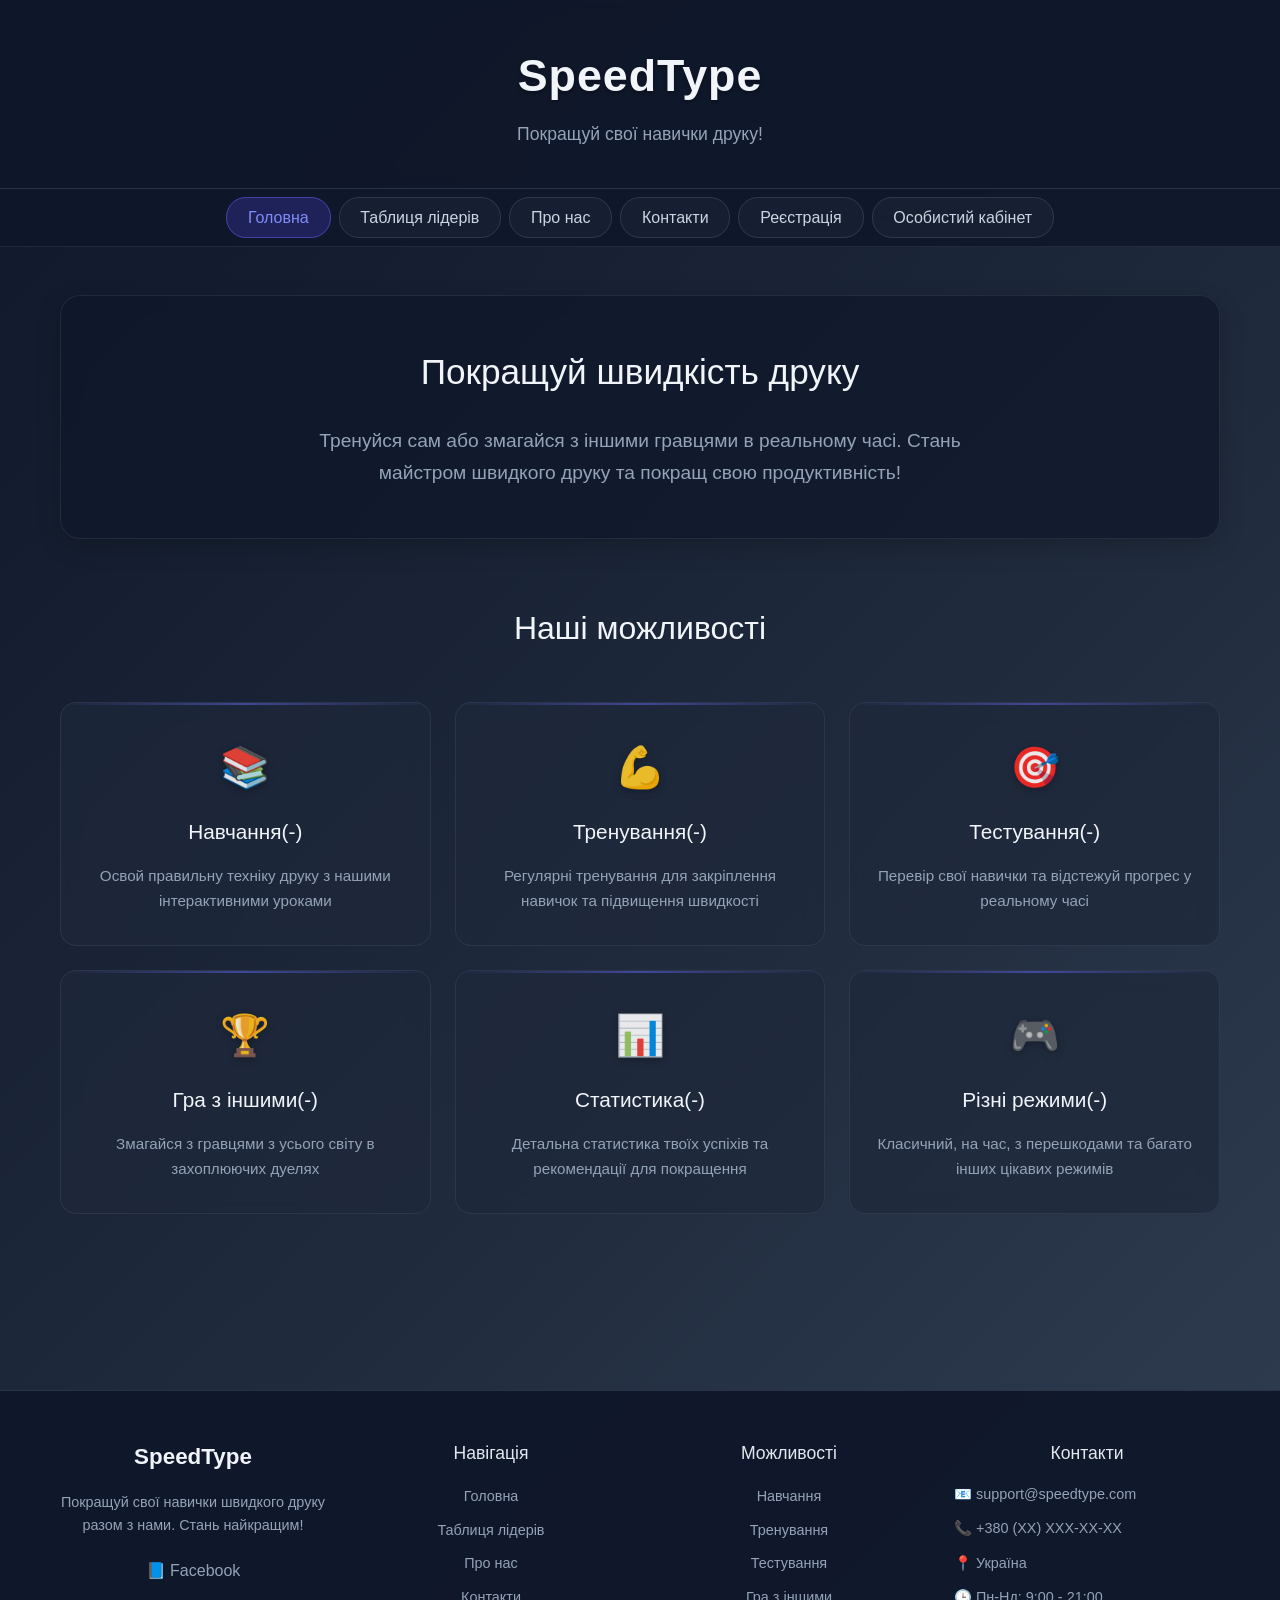
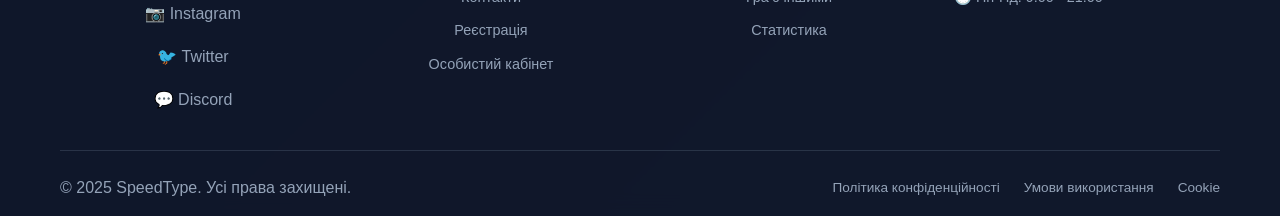
<file: index.html>
<!DOCTYPE html>
<html lang="uk">
<head>
    <meta charset="UTF-8">
    <meta name="viewport" content="width=device-width, initial-scale=1.0">
    <title>SpeedType - Покращуй свої навички друку!</title>
    <link rel="stylesheet" href="style.css">
</head>
<body>
    <!-- Шапка сайту -->
    <header>
        <div class="container">
            <h1 class="site-title">SpeedType</h1>
            <p class="site-subtitle">Покращуй свої навички друку!</p>
        </div>
    </header>

    <!-- Навігаційне меню -->
<nav class="main-nav">
    <div class="container">
        <ul class="nav-menu">
            <li><a href="index.html" class="nav-link active">Головна</a></li>
            <li><a href="pages/leaderboard/leaderboard.html" class="nav-link">Таблиця лідерів</a></li>
            <li><a href="pages/about/about.html" class="nav-link">Про нас</a></li>
            <li><a href="pages/contacts/contacts.html" class="nav-link">Контакти</a></li>
            <li><a href="pages/register/register.html" class="nav-link">Реєстрація</a></li>
            <li><a href="pages/profile/profile.html" class="nav-link">Особистий кабінет</a></li>
        </ul>
    </div>
</nav>

    <!-- Головний контент -->
    <main class="main-content">
        <div class="container">
            <!-- Герой секція -->
            <section class="hero">
                <h2>Покращуй швидкість друку</h2>
                <p class="hero-description">
                    Тренуйся сам або змагайся з іншими гравцями в реальному часі. 
                    Стань майстром швидкого друку та покращ свою продуктивність!
                </p>
            </section>

            <!-- Можливості -->
            <section class="features">
                <h2>Наші можливості</h2>
                <div class="features-grid">
                    <div class="feature-card">
                        <div class="feature-icon">📚</div>
                        <h3>Навчання(-)</h3>
                        <p>Освой правильну техніку друку з нашими інтерактивними уроками</p>
                    </div>
                    <div class="feature-card">
                        <div class="feature-icon">💪</div>
                        <h3>Тренування(-)</h3>
                        <p>Регулярні тренування для закріплення навичок та підвищення швидкості</p>
                    </div>
                    <div class="feature-card">
                        <div class="feature-icon">🎯</div>
                        <h3>Тестування(-)</h3>
                        <p>Перевір свої навички та відстежуй прогрес у реальному часі</p>
                    </div>
                    <div class="feature-card">
                        <div class="feature-icon">🏆</div>
                        <h3>Гра з іншими(-)</h3>
                        <p>Змагайся з гравцями з усього світу в захоплюючих дуелях</p>
                    </div>
                    <div class="feature-card">
                        <div class="feature-icon">📊</div>
                        <h3>Статистика(-)</h3>
                        <p>Детальна статистика твоїх успіхів та рекомендації для покращення</p>
                    </div>
                    <div class="feature-card">
                        <div class="feature-icon">🎮</div>
                        <h3>Різні режими(-)</h3>
                        <p>Класичний, на час, з перешкодами та багато інших цікавих режимів</p>
                    </div>
                </div>
            </section>
        </div>
    </main>

    <!-- Футер -->
    <footer class="footer">
        <div class="container">
            <div class="footer-content">
                <div class="footer-section">
                    <h3>SpeedType</h3>
                    <p>Покращуй свої навички швидкого друку разом з нами. Стань найкращим!</p>
                    <div class="social-links">
                        <a href="#" class="social-link">📘 Facebook</a>
                        <a href="#" class="social-link">📷 Instagram</a>
                        <a href="#" class="social-link">🐦 Twitter</a>
                        <a href="#" class="social-link">💬 Discord</a>
                    </div>
                </div>
                
                <div class="footer-section">
                    <h4>Навігація</h4>
                    <ul class="footer-links">
                        <li><a href="index.html">Головна</a></li>
                        <li><a href="pages/leaderboard.html">Таблиця лідерів</a></li>
                        <li><a href="about.html">Про нас</a></li>
                        <li><a href="contacts.html">Контакти</a></li>
                        <li><a href="register.html">Реєстрація</a></li>
                        <li><a href="profile.html">Особистий кабінет</a></li>
                    </ul>
                </div>
                
                <div class="footer-section">
                    <h4>Можливості</h4>
                    <ul class="footer-links">
                        <li><a href="#">Навчання</a></li>
                        <li><a href="#">Тренування</a></li>
                        <li><a href="#">Тестування</a></li>
                        <li><a href="#">Гра з іншими</a></li>
                        <li><a href="#">Статистика</a></li>
                    </ul>
                </div>
                
                <div class="footer-section">
                    <h4>Контакти</h4>
                    <div class="contact-info">
                        <p>📧 support@speedtype.com</p>
                        <p>📞 +380 (XX) XXX-XX-XX</p>
                        <p>📍 Україна</p>
                        <p>🕒 Пн-Нд: 9:00 - 21:00</p>
                    </div>
                </div>
            </div>
            <div class="footer-bottom">
                <p>&copy; 2025 SpeedType. Усі права захищені.</p>
                <div class="footer-bottom-links">
                    <a href="#">Політика конфіденційності</a>
                    <a href="#">Умови використання</a>
                    <a href="#">Cookie</a>
                </div>
            </div>
        </div>
    </footer>
</body>
</html>
</file>
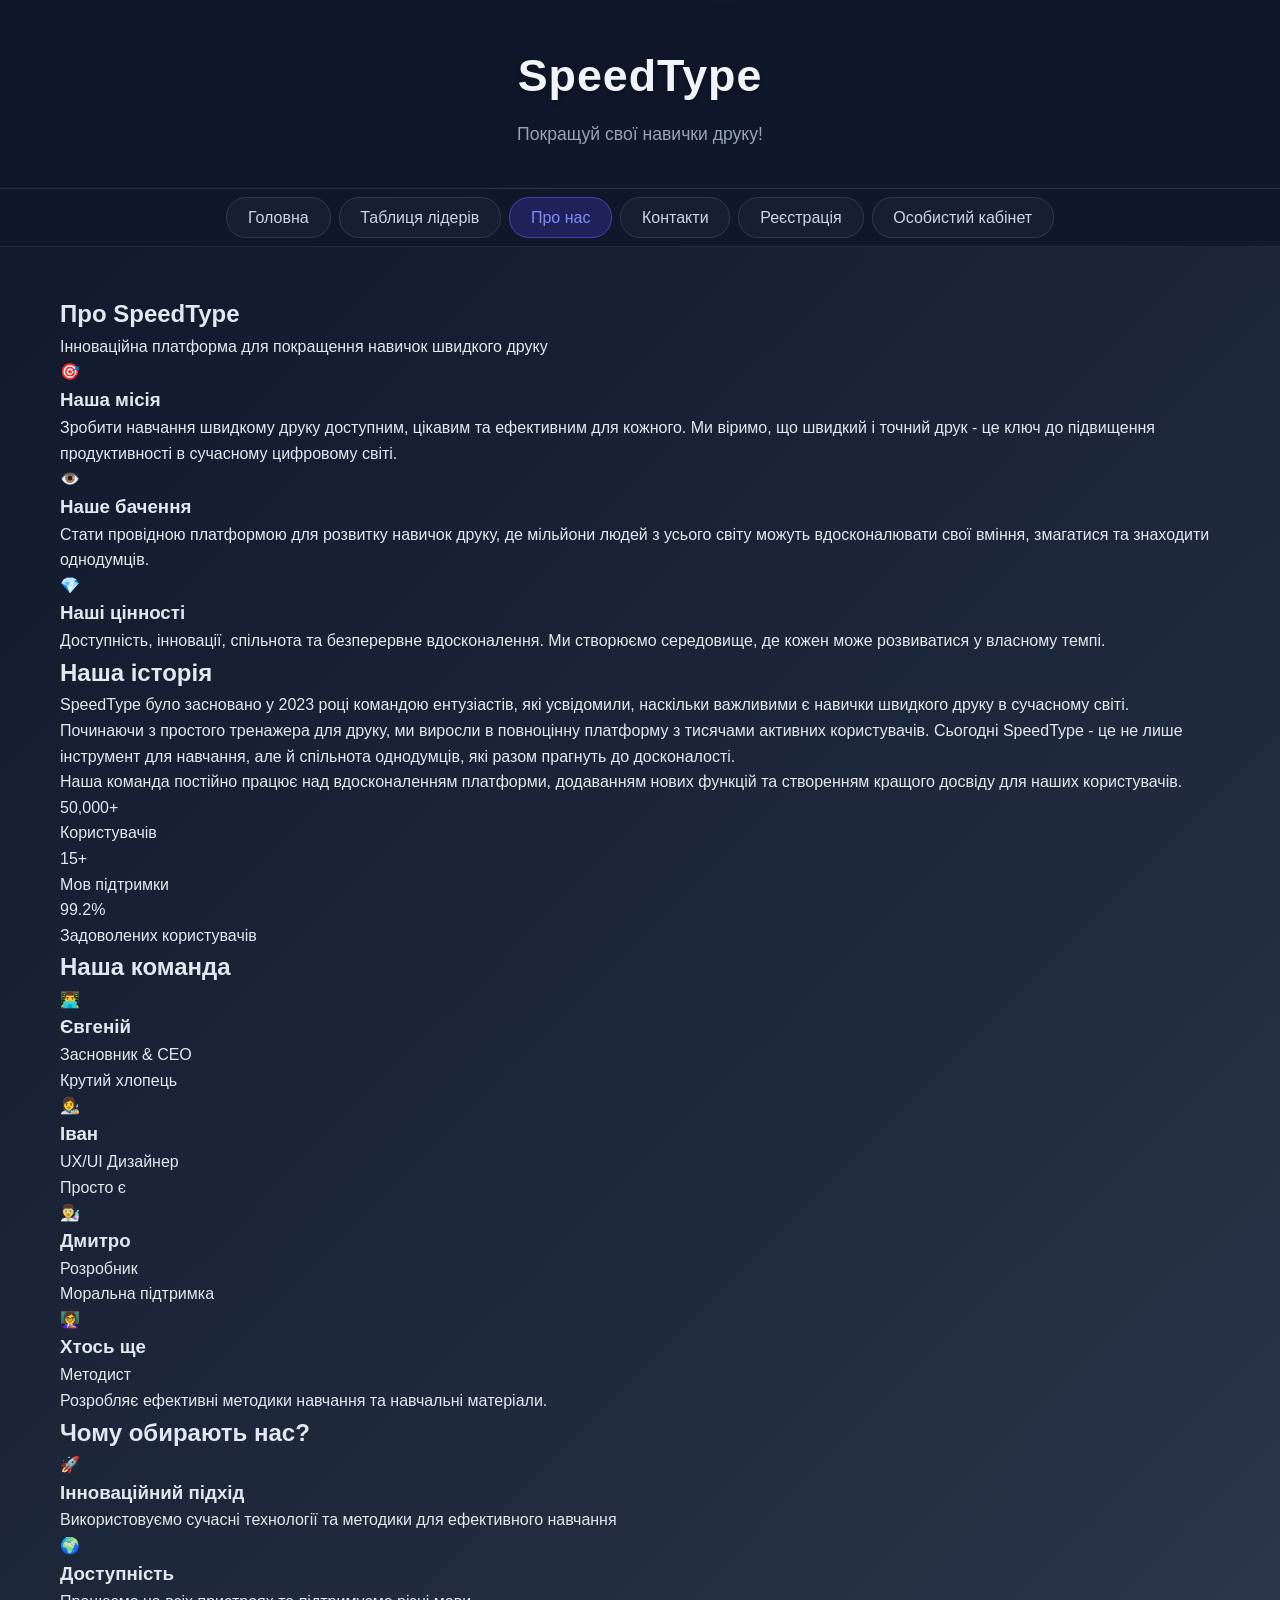
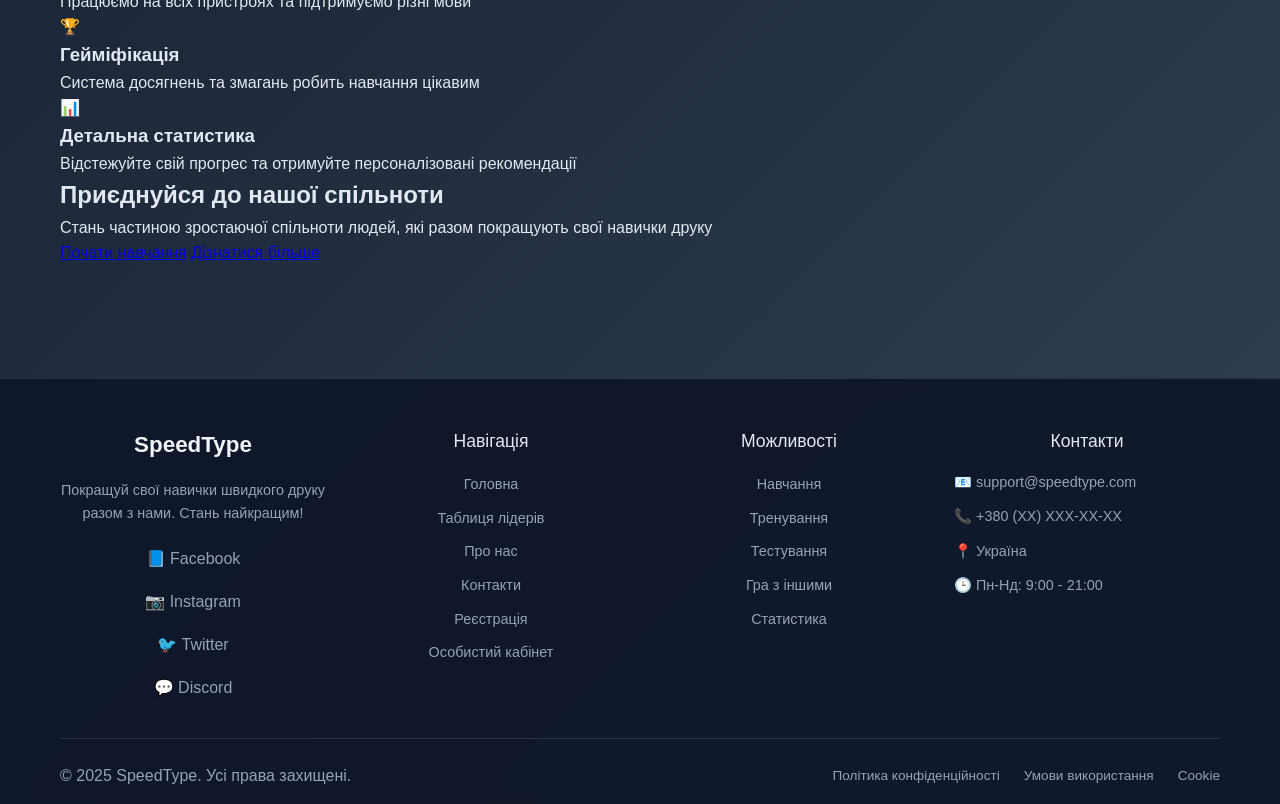
<file: pages/about/about.html>
<!DOCTYPE html>
<html lang="uk">
<head>
    <meta charset="UTF-8">
    <meta name="viewport" content="width=device-width, initial-scale=1.0">
    <title>Про нас - SpeedType</title>
    <link rel="stylesheet" href="aboutstyle.css">
</head>
<body>
    <!-- Шапка сайту -->
    <header>
        <div class="container">
            <h1 class="site-title">SpeedType</h1>
            <p class="site-subtitle">Покращуй свої навички друку!</p>
        </div>
    </header>

    <!-- Навігаційне меню -->
<nav class="main-nav">
    <div class="container">
        <ul class="nav-menu">
            <li><a href="../../index.html" class="nav-link">Головна</a></li>
            <li><a href="../leaderboard/leaderboard.html" class="nav-link">Таблиця лідерів</a></li>
            <li><a href="about.html" class="nav-link active">Про нас</a></li>
            <li><a href="../contacts/contacts.html" class="nav-link">Контакти</a></li>
            <li><a href="../register/register.html" class="nav-link">Реєстрація</a></li>
            <li><a href="../profile/profile.html" class="nav-link">Особистий кабінет</a></li>
        </ul>
    </div>
</nav>

    <!-- Головний контент -->
    <main class="main-content">
        <div class="container">
            <!-- Герой секція -->
            <section class="about-hero">
                <h2>Про SpeedType</h2>
                <p class="hero-subtitle">Інноваційна платформа для покращення навичок швидкого друку</p>
            </section>

            <!-- Місія та цінності -->
            <section class="mission-section">
                <div class="mission-grid">
                    <div class="mission-card">
                        <div class="mission-icon">🎯</div>
                        <h3>Наша місія</h3>
                        <p>Зробити навчання швидкому друку доступним, цікавим та ефективним для кожного. Ми віримо, що швидкий і точний друк - це ключ до підвищення продуктивності в сучасному цифровому світі.</p>
                    </div>
                    <div class="mission-card">
                        <div class="mission-icon">👁️</div>
                        <h3>Наше бачення</h3>
                        <p>Стати провідною платформою для розвитку навичок друку, де мільйони людей з усього світу можуть вдосконалювати свої вміння, змагатися та знаходити однодумців.</p>
                    </div>
                    <div class="mission-card">
                        <div class="mission-icon">💎</div>
                        <h3>Наші цінності</h3>
                        <p>Доступність, інновації, спільнота та безперервне вдосконалення. Ми створюємо середовище, де кожен може розвиватися у власному темпі.</p>
                    </div>
                </div>
            </section>

            <!-- Наша історія -->
            <section class="story-section">
                <h2>Наша історія</h2>
                <div class="story-content">
                    <div class="story-text">
                        <p>SpeedType було засновано у 2023 році командою ентузіастів, які усвідомили, наскільки важливими є навички швидкого друку в сучасному світі.</p>
                        <p>Починаючи з простого тренажера для друку, ми виросли в повноцінну платформу з тисячами активних користувачів. Сьогодні SpeedType - це не лише інструмент для навчання, але й спільнота однодумців, які разом прагнуть до досконалості.</p>
                        <p>Наша команда постійно працює над вдосконаленням платформи, додаванням нових функцій та створенням кращого досвіду для наших користувачів.</p>
                    </div>
                    <div class="story-stats">
                        <div class="stat-item">
                            <div class="stat-number">50,000+</div>
                            <div class="stat-label">Користувачів</div>
                        </div>
                        <div class="stat-item">
                            <div class="stat-number">15+</div>
                            <div class="stat-label">Мов підтримки</div>
                        </div>
                        <div class="stat-item">
                            <div class="stat-number">99.2%</div>
                            <div class="stat-label">Задоволених користувачів</div>
                        </div>
                    </div>
                </div>
            </section>

            <!-- Команда -->
            <section class="team-section">
                <h2>Наша команда</h2>
                <div class="team-grid">
                    <div class="team-member">
                        <div class="member-avatar">👨‍💻</div>
                        <h3>Євгеній</h3>
                        <p class="member-role">Засновник & CEO</p>
                        <p class="member-bio">Крутий хлопець</p>
                    </div>
                    <div class="team-member">
                        <div class="member-avatar">👩‍🎨</div>
                        <h3>Іван</h3>
                        <p class="member-role">UX/UI Дизайнер</p>
                        <p class="member-bio">Просто є</p>
                    </div>
                    <div class="team-member">
                        <div class="member-avatar">👨‍🔬</div>
                        <h3>Дмитро</h3>
                        <p class="member-role">Розробник</p>
                        <p class="member-bio">Моральна підтримка</p>
                    </div>
                    <div class="team-member">
                        <div class="member-avatar">👩‍🏫</div>
                        <h3>Хтось ще</h3>
                        <p class="member-role">Методист</p>
                        <p class="member-bio">Розробляє ефективні методики навчання та навчальні матеріали.</p>
                    </div>
                </div>
            </section>

            <!-- Переваги -->
            <section class="advantages-section">
                <h2>Чому обирають нас?</h2>
                <div class="advantages-grid">
                    <div class="advantage-card">
                        <div class="advantage-icon">🚀</div>
                        <h3>Інноваційний підхід</h3>
                        <p>Використовуємо сучасні технології та методики для ефективного навчання</p>
                    </div>
                    <div class="advantage-card">
                        <div class="advantage-icon">🌍</div>
                        <h3>Доступність</h3>
                        <p>Працюємо на всіх пристроях та підтримуємо різні мови</p>
                    </div>
                    <div class="advantage-card">
                        <div class="advantage-icon">🏆</div>
                        <h3>Гейміфікація</h3>
                        <p>Система досягнень та змагань робить навчання цікавим</p>
                    </div>
                    <div class="advantage-card">
                        <div class="advantage-icon">📊</div>
                        <h3>Детальна статистика</h3>
                        <p>Відстежуйте свій прогрес та отримуйте персоналізовані рекомендації</p>
                    </div>
                </div>
            </section>

            <!-- Приєднуйся -->
            <section class="join-section">
                <div class="join-content">
                    <h2>Приєднуйся до нашої спільноти</h2>
                    <p>Стань частиною зростаючої спільноти людей, які разом покращують свої навички друку</p>
                    <div class="join-buttons">
                        <a href="#" class="btn-primary">Почати навчання</a>
                        <a href="#" class="btn-secondary">Дізнатися більше</a>
                    </div>
                </div>
            </section>
        </div>
    </main>

    <!-- Футер -->
    <footer class="footer">
        <div class="container">
            <div class="footer-content">
                <div class="footer-section">
                    <h3>SpeedType</h3>
                    <p>Покращуй свої навички швидкого друку разом з нами. Стань найкращим!</p>
                    <div class="social-links">
                        <a href="#" class="social-link">📘 Facebook</a>
                        <a href="#" class="social-link">📷 Instagram</a>
                        <a href="#" class="social-link">🐦 Twitter</a>
                        <a href="#" class="social-link">💬 Discord</a>
                    </div>
                </div>
                
                <div class="footer-section">
                    <h4>Навігація</h4>
                    <ul class="footer-links">
                        <li><a href="index.html">Головна</a></li>
                        <li><a href="leaderboard.html">Таблиця лідерів</a></li>
                        <li><a href="about.html">Про нас</a></li>
                        <li><a href="#">Контакти</a></li>
                        <li><a href="#">Реєстрація</a></li>
                        <li><a href="#">Особистий кабінет</a></li>
                    </ul>
                </div>
                
                <div class="footer-section">
                    <h4>Можливості</h4>
                    <ul class="footer-links">
                        <li><a href="#">Навчання</a></li>
                        <li><a href="#">Тренування</a></li>
                        <li><a href="#">Тестування</a></li>
                        <li><a href="#">Гра з іншими</a></li>
                        <li><a href="#">Статистика</a></li>
                    </ul>
                </div>
                
                <div class="footer-section">
                    <h4>Контакти</h4>
                    <div class="contact-info">
                        <p>📧 support@speedtype.com</p>
                        <p>📞 +380 (XX) XXX-XX-XX</p>
                        <p>📍 Україна</p>
                        <p>🕒 Пн-Нд: 9:00 - 21:00</p>
                    </div>
                </div>
            </div>
            <div class="footer-bottom">
                <p>&copy; 2025 SpeedType. Усі права захищені.</p>
                <div class="footer-bottom-links">
                    <a href="#">Політика конфіденційності</a>
                    <a href="#">Умови використання</a>
                    <a href="#">Cookie</a>
                </div>
            </div>
        </div>
    </footer>
</body>
</html>
</file>
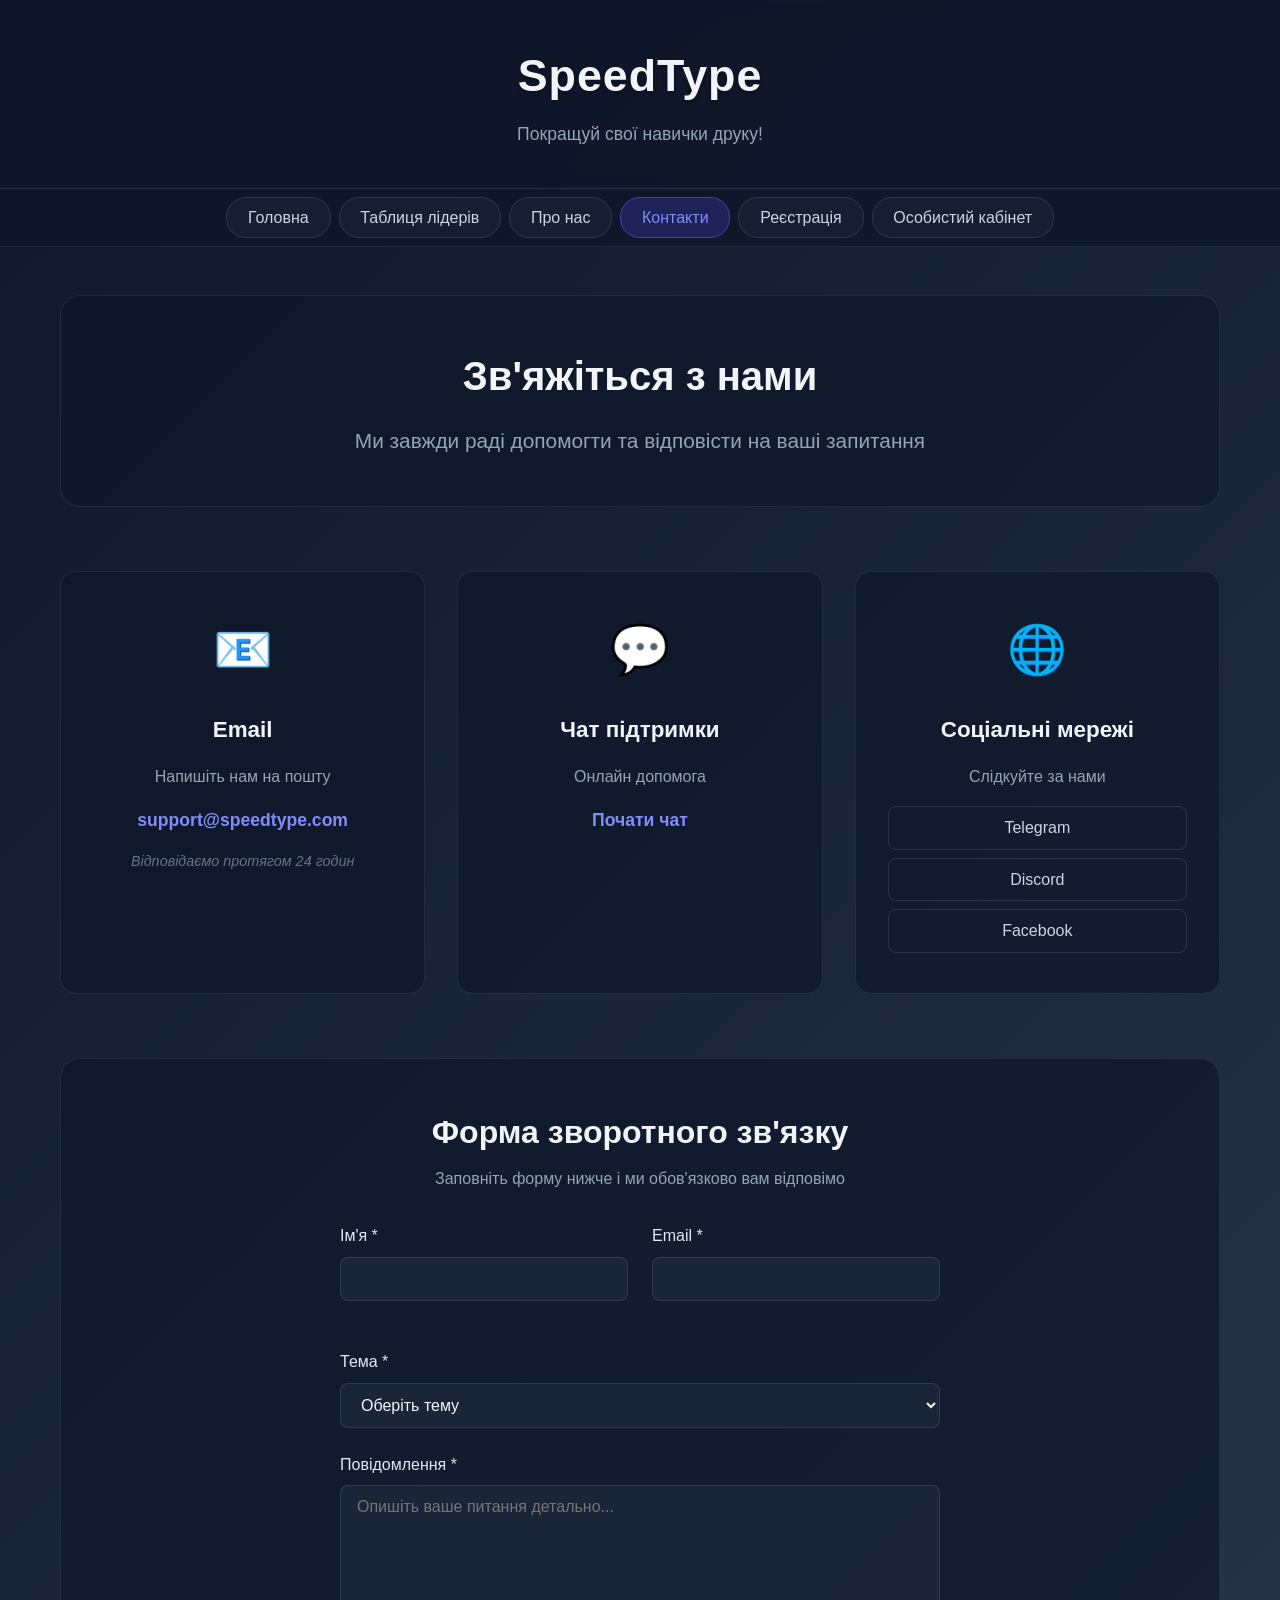
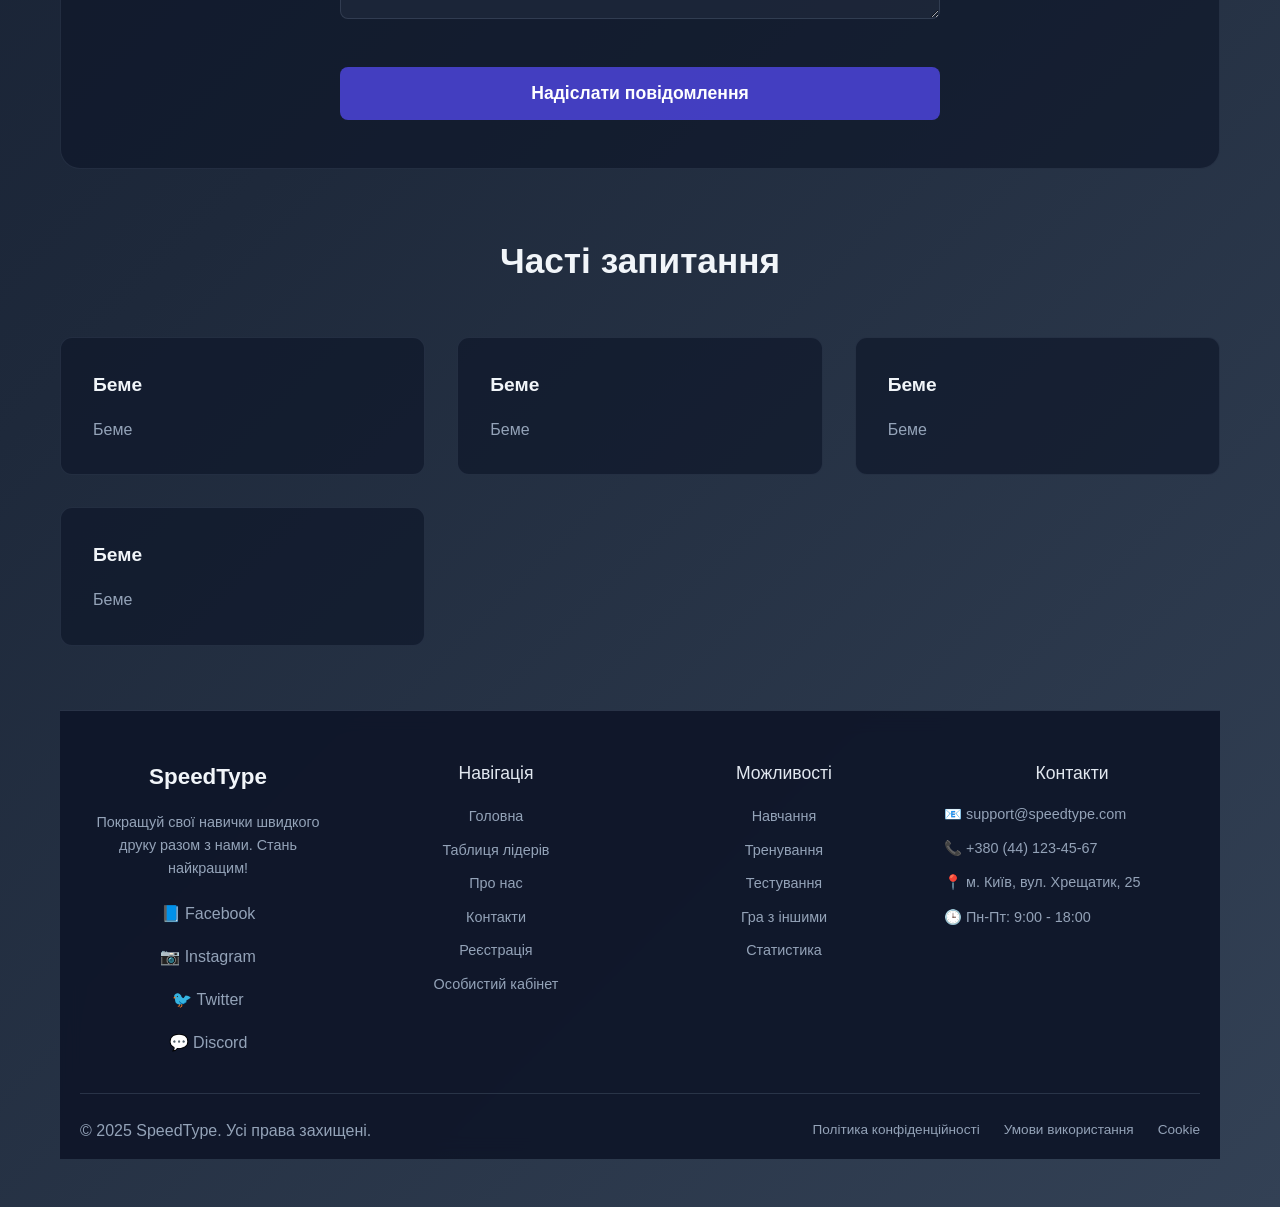
<file: pages/contacts/contacts.html>
<!DOCTYPE html>
<html lang="uk">
<head>
    <meta charset="UTF-8">
    <meta name="viewport" content="width=device-width, initial-scale=1.0">
    <title>Контакти - SpeedType</title>
    <link rel="stylesheet" href="contactstyle.css">
</head>
<body>
    <!-- Шапка сайту -->
    <header>
        <div class="container">
            <h1 class="site-title">SpeedType</h1>
            <p class="site-subtitle">Покращуй свої навички друку!</p>
        </div>
    </header>

    <!-- Навігаційне меню -->
<nav class="main-nav">
    <div class="container">
        <ul class="nav-menu">
            <li><a href="../../index.html" class="nav-link">Головна</a></li>
            <li><a href="../leaderboard/leaderboard.html" class="nav-link">Таблиця лідерів</a></li>
            <li><a href="../about/about.html" class="nav-link">Про нас</a></li>
            <li><a href="contacts.html" class="nav-link active">Контакти</a></li>
            <li><a href="../register/register.html" class="nav-link">Реєстрація</a></li>
            <li><a href="../profile/profile.html" class="nav-link">Особистий кабінет</a></li>
        </ul>
    </div>
</nav>

    <!-- Головний контент -->
    <main class="main-content">
        <div class="container">
            <!-- Герой секція -->
            <section class="contacts-hero">
                <h2>Зв'яжіться з нами</h2>
                <p class="hero-subtitle">Ми завжди раді допомогти та відповісти на ваші запитання</p>
            </section>

            <!-- Контактна інформація -->
            <section class="contact-info-section">
                <div class="contact-grid">
                    <div class="contact-card">
                        <div class="contact-icon">📧</div>
                        <h3>Email</h3>
                        <p>Напишіть нам на пошту</p>
                        <a href="mailto:support@speedtype.com" class="contact-link">support@speedtype.com</a>
                        <p class="response-time">Відповідаємо протягом 24 годин</p>
                    </div>

                    <div class="contact-card">
                        <div class="contact-icon">💬</div>
                        <h3>Чат підтримки</h3>
                        <p>Онлайн допомога</p>
                        <a href="https://www.youtube.com/watch?v=dQw4w9WgXcQ" class="contact-link">Почати чат</a>
                    </div>
                    <div class="contact-card">
                        <div class="contact-icon">🌐</div>
                        <h3>Соціальні мережі</h3>
                        <p>Слідкуйте за нами</p>
                        <div class="social-contact-links">
                            <a href="https://www.youtube.com/watch?v=dQw4w9WgXcQ" class="social-contact-link">Telegram</a>
                            <a href="https://www.youtube.com/watch?v=dQw4w9WgXcQ" class="social-contact-link">Discord</a>
                            <a href="https://www.youtube.com/watch?v=dQw4w9WgXcQ" class="social-contact-link">Facebook</a>
                        </div>
                    </div>
                </div>
            </section>

            <!-- Форма зворотного зв'язку -->
            <section class="contact-form-section">
                <div class="form-container">
                    <h2>Форма зворотного зв'язку</h2>
                    <p>Заповніть форму нижче і ми обов'язково вам відповімо</p>
                    
                    <form class="contact-form">
                        <div class="form-row">
                            <div class="form-group">
                                <label for="name">Ім'я *</label>
                                <input type="text" id="name" name="name" required>
                            </div>
                            <div class="form-group">
                                <label for="email">Email *</label>
                                <input type="email" id="email" name="email" required>
                            </div>
                        </div>
                        
                        <div class="form-group">
                            <label for="subject">Тема *</label>
                            <select id="subject" name="subject" required>
                                <option value="">Оберіть тему</option>
                                <option value="technical">Технічна підтримка</option>
                                <option value="billing">Питання щодо оплати</option>
                                <option value="partnership">Співпраця</option>
                                <option value="suggestion">Пропозиція</option>
                                <option value="other">Інше</option>
                            </select>
                        </div>
                        
                        <div class="form-group">
                            <label for="message">Повідомлення *</label>
                            <textarea id="message" name="message" rows="6" required placeholder="Опишіть ваше питання детально..."></textarea>
                        </div>
                        
                        <button type="submit" class="submit-btn">Надіслати повідомлення</button>
                    </form>
                </div>
            </section>

            <!-- FAQ -->
            <section class="faq-section">
                <h2>Часті запитання</h2>
                <div class="faq-grid">
                    <div class="faq-item">
                        <h3>Беме</h3>
                        <p>Беме</p>
                    </div>
                    
                    <div class="faq-item">
                        <h3>Беме</h3>
                        <p>Беме</p>
                    </div>
                    
                    <div class="faq-item">
                        <h3>Беме</h3>
                        <p>Беме</p>
                    </div>
                    
                    <div class="faq-item">
                        <h3>Беме</h3>
                        <p>Беме</p>
                    </div>
                </div>
            </section>
    <!-- Футер -->
    <footer class="footer">
        <div class="container">
            <div class="footer-content">
                <div class="footer-section">
                    <h3>SpeedType</h3>
                    <p>Покращуй свої навички швидкого друку разом з нами. Стань найкращим!</p>
                    <div class="social-links">
                        <a href="#" class="social-link">📘 Facebook</a>
                        <a href="#" class="social-link">📷 Instagram</a>
                        <a href="#" class="social-link">🐦 Twitter</a>
                        <a href="#" class="social-link">💬 Discord</a>
                    </div>
                </div>
                
                <div class="footer-section">
                    <h4>Навігація</h4>
                    <ul class="footer-links">
                        <li><a href="index.html">Головна</a></li>
                        <li><a href="leaderboard.html">Таблиця лідерів</a></li>
                        <li><a href="about.html">Про нас</a></li>
                        <li><a href="contacts.html">Контакти</a></li>
                        <li><a href="#">Реєстрація</a></li>
                        <li><a href="#">Особистий кабінет</a></li>
                    </ul>
                </div>
                
                <div class="footer-section">
                    <h4>Можливості</h4>
                    <ul class="footer-links">
                        <li><a href="#">Навчання</a></li>
                        <li><a href="#">Тренування</a></li>
                        <li><a href="#">Тестування</a></li>
                        <li><a href="#">Гра з іншими</a></li>
                        <li><a href="#">Статистика</a></li>
                    </ul>
                </div>
                
                <div class="footer-section">
                    <h4>Контакти</h4>
                    <div class="contact-info">
                        <p>📧 support@speedtype.com</p>
                        <p>📞 +380 (44) 123-45-67</p>
                        <p>📍 м. Київ, вул. Хрещатик, 25</p>
                        <p>🕒 Пн-Пт: 9:00 - 18:00</p>
                    </div>
                </div>
            </div>
            <div class="footer-bottom">
                <p>&copy; 2025 SpeedType. Усі права захищені.</p>
                <div class="footer-bottom-links">
                    <a href="#">Політика конфіденційності</a>
                    <a href="#">Умови використання</a>
                    <a href="#">Cookie</a>
                </div>
            </div>
        </div>
    </footer>
</body>
</html>
</file>
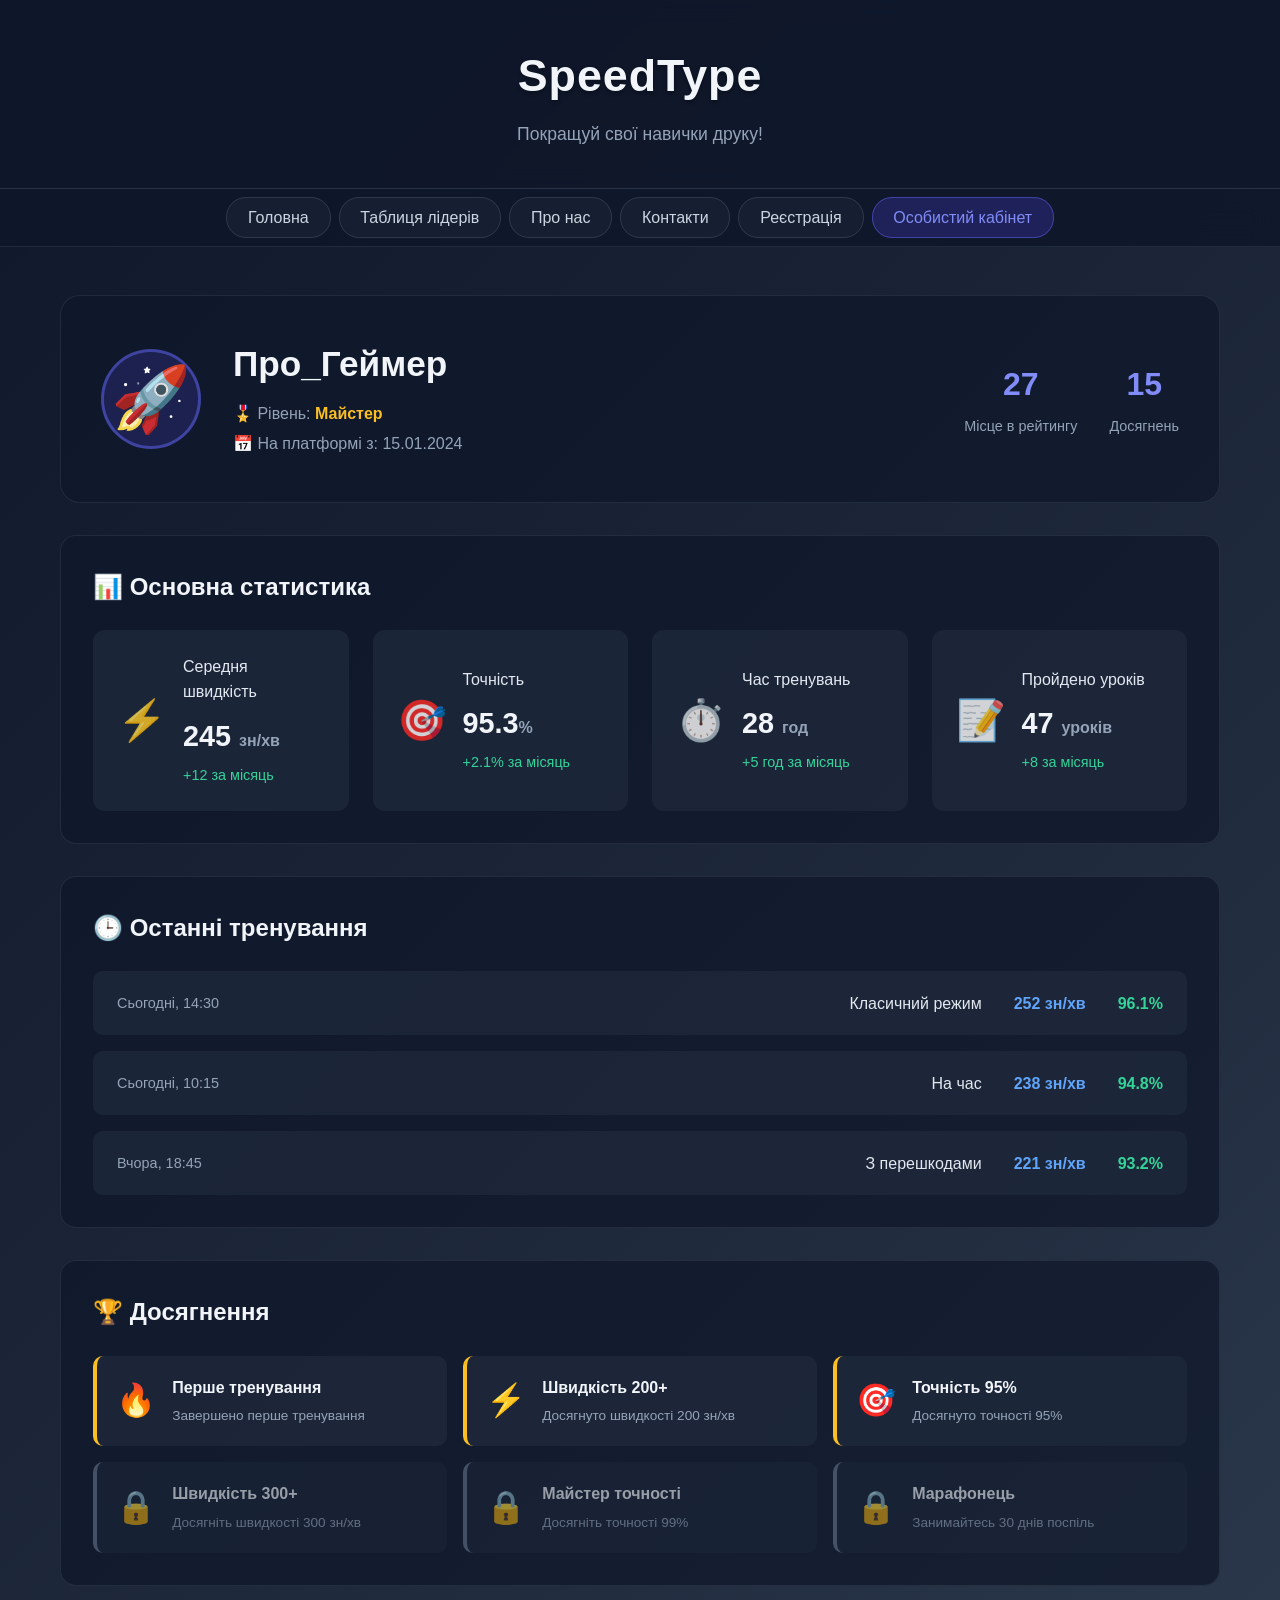
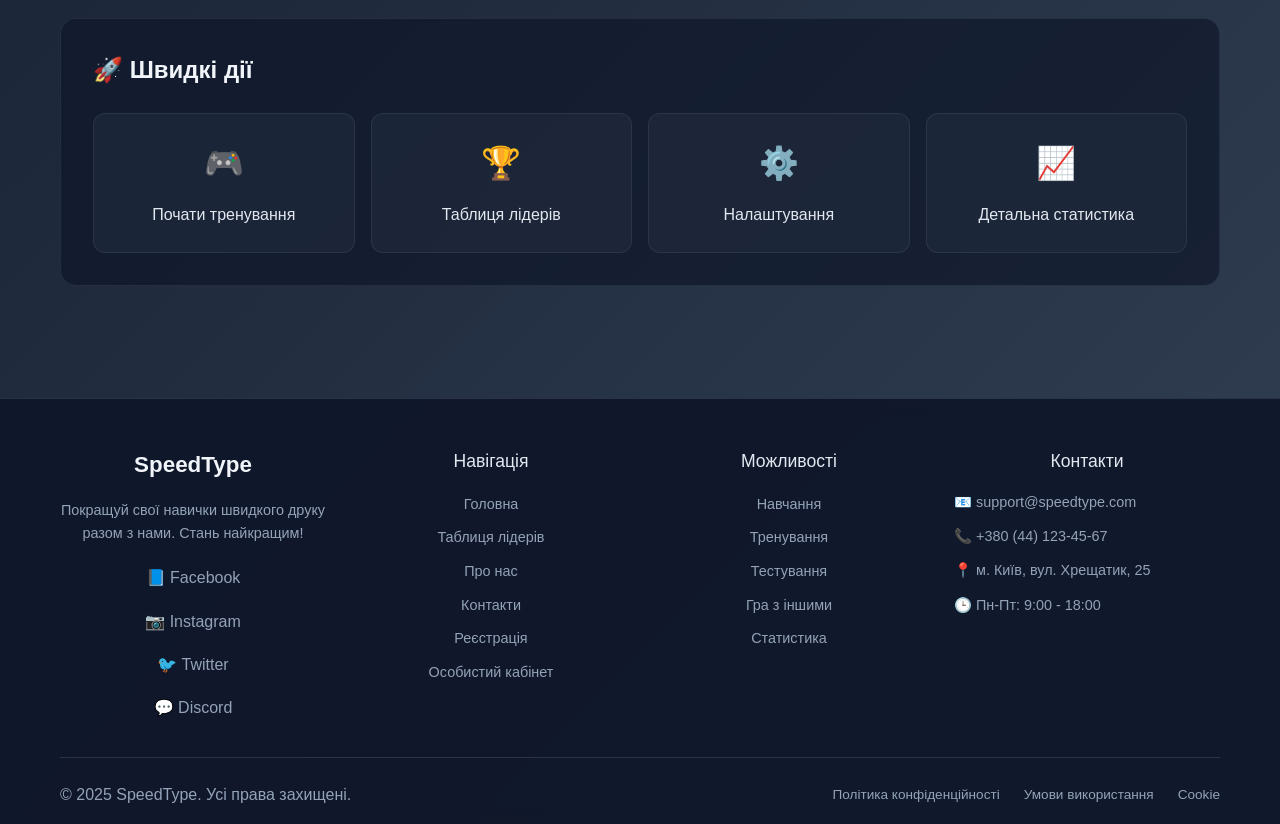
<file: pages/profile/profile.html>
<!DOCTYPE html>
<html lang="uk">
<head>
    <meta charset="UTF-8">
    <meta name="viewport" content="width=device-width, initial-scale=1.0">
    <title>Особистий кабінет - SpeedType</title>
    <link rel="stylesheet" href="profilestyle.css">
</head>
<body>
    <!-- Шапка сайту -->
    <header>
        <div class="container">
            <h1 class="site-title">SpeedType</h1>
            <p class="site-subtitle">Покращуй свої навички друку!</p>
        </div>
    </header>

    <!-- Навігаційне меню -->
<nav class="main-nav">
    <div class="container">
        <ul class="nav-menu">
            <li><a href="../../index.html" class="nav-link">Головна</a></li>
            <li><a href="../leaderboard/leaderboard.html" class="nav-link">Таблиця лідерів</a></li>
            <li><a href="../about/about.html" class="nav-link">Про нас</a></li>
            <li><a href="../contacts/contacts.html" class="nav-link">Контакти</a></li>
            <li><a href="../register/register.html" class="nav-link">Реєстрація</a></li>
            <li><a href="profile.html" class="nav-link active">Особистий кабінет</a></li>
        </ul>
    </div>
</nav>

    <!-- Головний контент -->
    <main class="main-content">
        <div class="container">
            <section class="profile-section">
                <!-- Профіль користувача -->
                <div class="profile-header">
                    <div class="profile-avatar">🚀</div>
                    <div class="profile-info">
                        <h1>Про_Геймер</h1>
                        <p class="profile-level">🎖️ Рівень: <strong>Майстер</strong></p>
                        <p class="profile-join">📅 На платформі з: 15.01.2024</p>
                    </div>
                    <div class="profile-stats">
                        <div class="stat-item">
                            <div class="stat-value">27</div>
                            <div class="stat-label">Місце в рейтингу</div>
                        </div>
                        <div class="stat-item">
                            <div class="stat-value">15</div>
                            <div class="stat-label">Досягнень</div>
                        </div>
                    </div>
                </div>

                <div class="profile-content">
                    <!-- Основна статистика -->
                    <div class="stats-section">
                        <h2>📊 Основна статистика</h2>
                        <div class="stats-grid">
                            <div class="stat-card">
                                <div class="stat-icon">⚡</div>
                                <div class="stat-content">
                                    <h3>Середня швидкість</h3>
                                    <p class="stat-number">245 <span>зн/хв</span></p>
                                    <p class="stat-change">+12 за місяць</p>
                                </div>
                            </div>
                            <div class="stat-card">
                                <div class="stat-icon">🎯</div>
                                <div class="stat-content">
                                    <h3>Точність</h3>
                                    <p class="stat-number">95.3<span>%</span></p>
                                    <p class="stat-change">+2.1% за місяць</p>
                                </div>
                            </div>
                            <div class="stat-card">
                                <div class="stat-icon">⏱️</div>
                                <div class="stat-content">
                                    <h3>Час тренувань</h3>
                                    <p class="stat-number">28 <span>год</span></p>
                                    <p class="stat-change">+5 год за місяць</p>
                                </div>
                            </div>
                            <div class="stat-card">
                                <div class="stat-icon">📝</div>
                                <div class="stat-content">
                                    <h3>Пройдено уроків</h3>
                                    <p class="stat-number">47 <span>уроків</span></p>
                                    <p class="stat-change">+8 за місяць</p>
                                </div>
                            </div>
                        </div>
                    </div>

                    <!-- Останні результати -->
                    <div class="recent-section">
                        <h2>🕒 Останні тренування</h2>
                        <div class="recent-list">
                            <div class="recent-item">
                                <div class="recent-date">Сьогодні, 14:30</div>
                                <div class="recent-details">
                                    <span class="recent-mode">Класичний режим</span>
                                    <span class="recent-speed">252 зн/хв</span>
                                    <span class="recent-accuracy">96.1%</span>
                                </div>
                            </div>
                            <div class="recent-item">
                                <div class="recent-date">Сьогодні, 10:15</div>
                                <div class="recent-details">
                                    <span class="recent-mode">На час</span>
                                    <span class="recent-speed">238 зн/хв</span>
                                    <span class="recent-accuracy">94.8%</span>
                                </div>
                            </div>
                            <div class="recent-item">
                                <div class="recent-date">Вчора, 18:45</div>
                                <div class="recent-details">
                                    <span class="recent-mode">З перешкодами</span>
                                    <span class="recent-speed">221 зн/хв</span>
                                    <span class="recent-accuracy">93.2%</span>
                                </div>
                            </div>
                        </div>
                    </div>

                    <!-- Досягнення -->
                    <div class="achievements-section">
                        <h2>🏆 Досягнення</h2>
                        <div class="achievements-grid">
                            <div class="achievement earned">
                                <div class="achievement-icon">🔥</div>
                                <div class="achievement-info">
                                    <h4>Перше тренування</h4>
                                    <p>Завершено перше тренування</p>
                                </div>
                            </div>
                            <div class="achievement earned">
                                <div class="achievement-icon">⚡</div>
                                <div class="achievement-info">
                                    <h4>Швидкість 200+</h4>
                                    <p>Досягнуто швидкості 200 зн/хв</p>
                                </div>
                            </div>
                            <div class="achievement earned">
                                <div class="achievement-icon">🎯</div>
                                <div class="achievement-info">
                                    <h4>Точність 95%</h4>
                                    <p>Досягнуто точності 95%</p>
                                </div>
                            </div>
                            <div class="achievement locked">
                                <div class="achievement-icon">🔒</div>
                                <div class="achievement-info">
                                    <h4>Швидкість 300+</h4>
                                    <p>Досягніть швидкості 300 зн/хв</p>
                                </div>
                            </div>
                            <div class="achievement locked">
                                <div class="achievement-icon">🔒</div>
                                <div class="achievement-info">
                                    <h4>Майстер точності</h4>
                                    <p>Досягніть точності 99%</p>
                                </div>
                            </div>
                            <div class="achievement locked">
                                <div class="achievement-icon">🔒</div>
                                <div class="achievement-info">
                                    <h4>Марафонець</h4>
                                    <p>Занимайтесь 30 днів поспіль</p>
                                </div>
                            </div>
                        </div>
                    </div>

                    <!-- Швидкі дії -->
                    <div class="actions-section">
                        <h2>🚀 Швидкі дії</h2>
                        <div class="actions-grid">
                            <a href="#" class="action-btn">
                                <div class="action-icon">🎮</div>
                                <span>Почати тренування</span>
                            </a>
                            <a href="leaderboard.html" class="action-btn">
                                <div class="action-icon">🏆</div>
                                <span>Таблиця лідерів</span>
                            </a>
                            <a href="#" class="action-btn">
                                <div class="action-icon">⚙️</div>
                                <span>Налаштування</span>
                            </a>
                            <a href="#" class="action-btn">
                                <div class="action-icon">📈</div>
                                <span>Детальна статистика</span>
                            </a>
                        </div>
                    </div>
                </div>
            </section>
        </div>
    </main>

    <!-- Футер -->
    <footer class="footer">
        <div class="container">
            <div class="footer-content">
                <div class="footer-section">
                    <h3>SpeedType</h3>
                    <p>Покращуй свої навички швидкого друку разом з нами. Стань найкращим!</p>
                    <div class="social-links">
                        <a href="#" class="social-link">📘 Facebook</a>
                        <a href="#" class="social-link">📷 Instagram</a>
                        <a href="#" class="social-link">🐦 Twitter</a>
                        <a href="#" class="social-link">💬 Discord</a>
                    </div>
                </div>
                
                <div class="footer-section">
                    <h4>Навігація</h4>
                    <ul class="footer-links">
                        <li><a href="index.html">Головна</a></li>
                        <li><a href="leaderboard.html">Таблиця лідерів</a></li>
                        <li><a href="about.html">Про нас</a></li>
                        <li><a href="contacts.html">Контакти</a></li>
                        <li><a href="register.html">Реєстрація</a></li>
                        <li><a href="profile.html">Особистий кабінет</a></li>
                    </ul>
                </div>
                
                <div class="footer-section">
                    <h4>Можливості</h4>
                    <ul class="footer-links">
                        <li><a href="#">Навчання</a></li>
                        <li><a href="#">Тренування</a></li>
                        <li><a href="#">Тестування</a></li>
                        <li><a href="#">Гра з іншими</a></li>
                        <li><a href="#">Статистика</a></li>
                    </ul>
                </div>
                
                <div class="footer-section">
                    <h4>Контакти</h4>
                    <div class="contact-info">
                        <p>📧 support@speedtype.com</p>
                        <p>📞 +380 (44) 123-45-67</p>
                        <p>📍 м. Київ, вул. Хрещатик, 25</p>
                        <p>🕒 Пн-Пт: 9:00 - 18:00</p>
                    </div>
                </div>
            </div>
            <div class="footer-bottom">
                <p>&copy; 2025 SpeedType. Усі права захищені.</p>
                <div class="footer-bottom-links">
                    <a href="#">Політика конфіденційності</a>
                    <a href="#">Умови використання</a>
                    <a href="#">Cookie</a>
                </div>
            </div>
        </div>
    </footer>
</body>
</html>
</file>
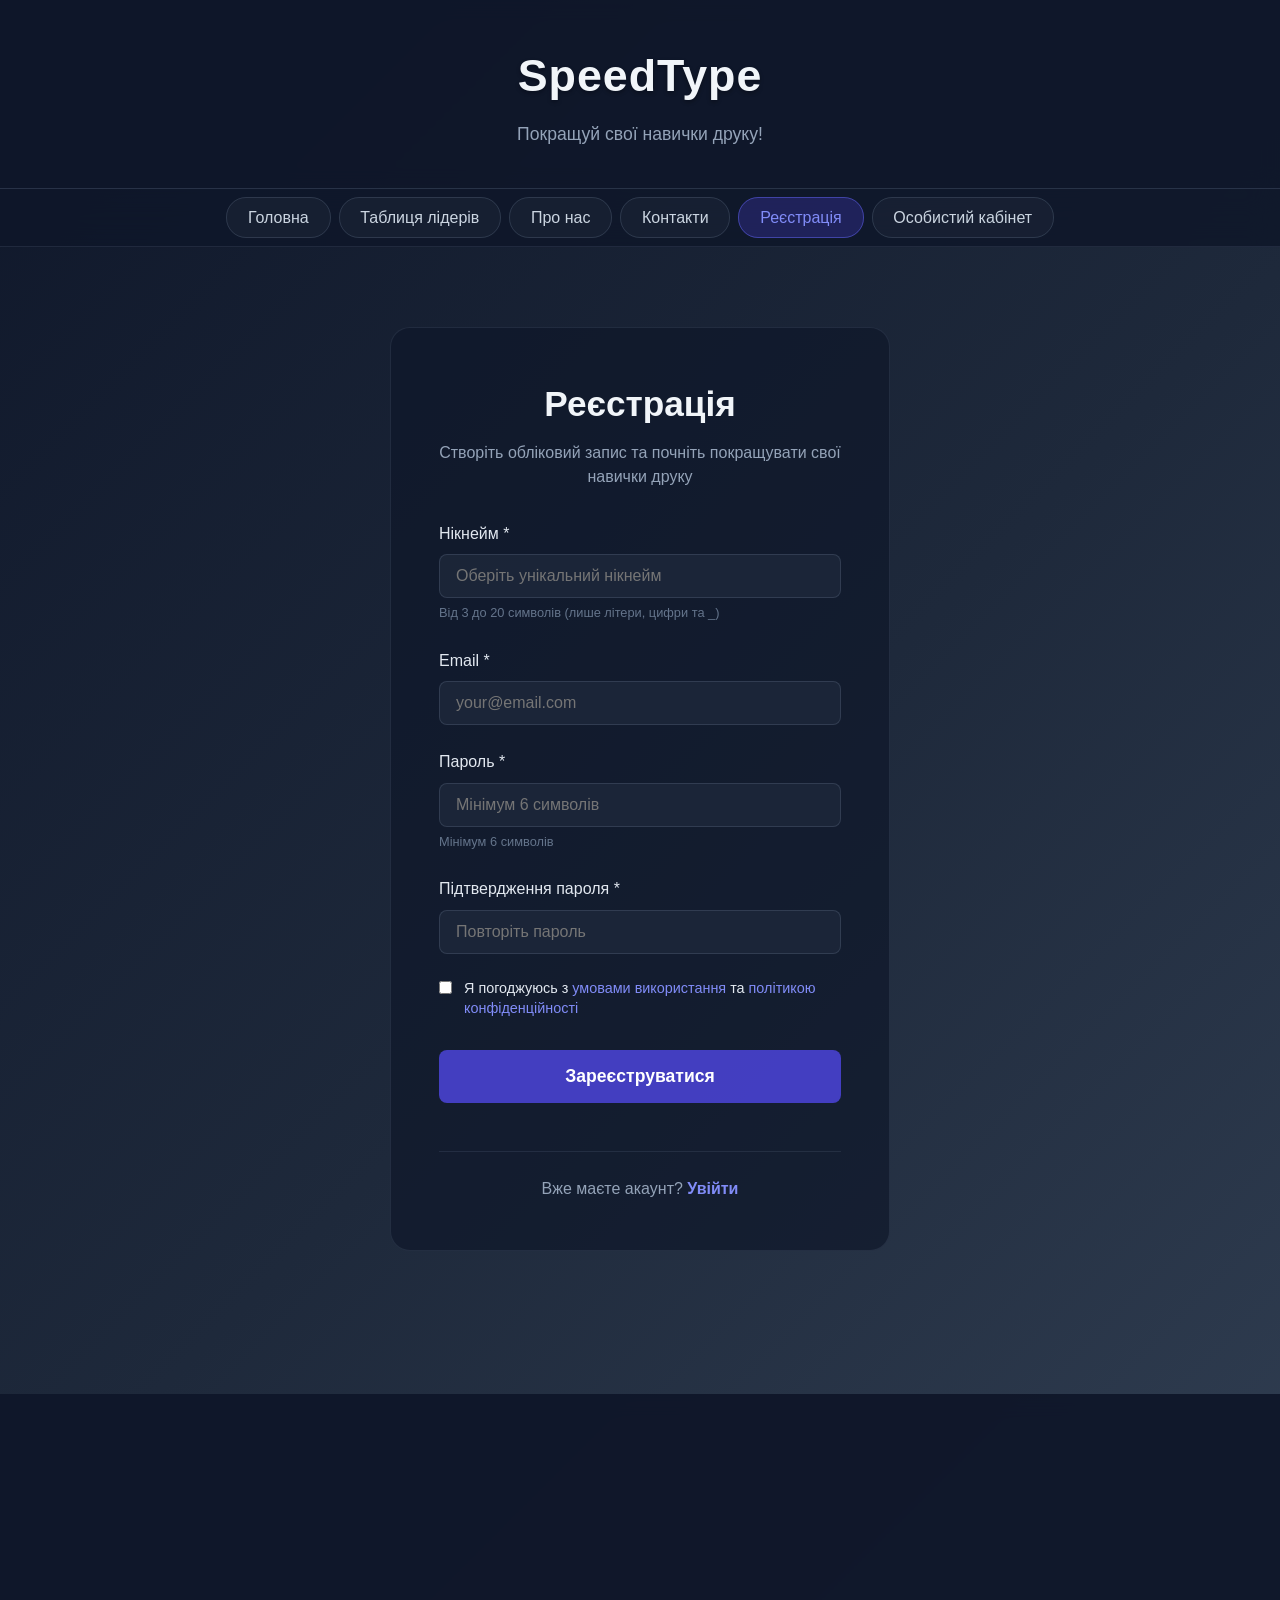
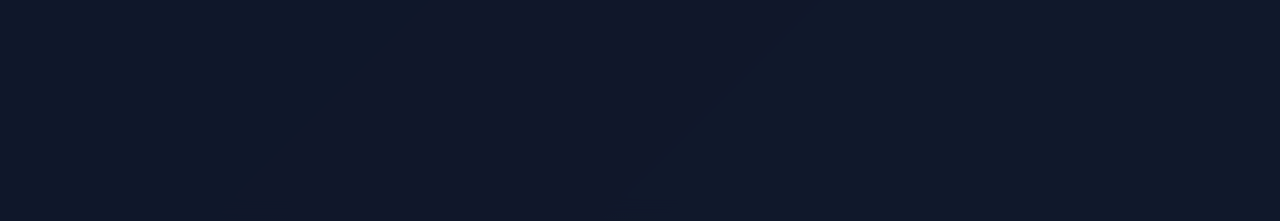
<file: pages/register/register.html>
<!DOCTYPE html>
<html lang="uk">
<head>
    <meta charset="UTF-8">
    <meta name="viewport" content="width=device-width, initial-scale=1.0">
    <title>Реєстрація - SpeedType</title>
    <link rel="stylesheet" href="registerstyle.css">
</head>
<body>
    <!-- Шапка сайту -->
    <header>
        <div class="container">
            <h1 class="site-title">SpeedType</h1>
            <p class="site-subtitle">Покращуй свої навички друку!</p>
        </div>
    </header>

    <!-- Навігаційне меню -->
<nav class="main-nav">
    <div class="container">
        <ul class="nav-menu">
            <li><a href="../../index.html" class="nav-link">Головна</a></li>
            <li><a href="../leaderboard/leaderboard.html" class="nav-link">Таблиця лідерів</a></li>
            <li><a href="../about/about.html" class="nav-link">Про нас</a></li>
            <li><a href="../contacts/contacts.html" class="nav-link">Контакти</a></li>
            <li><a href="register.html" class="nav-link active">Реєстрація</a></li>
            <li><a href="../profile/profile.html" class="nav-link">Особистий кабінет</a></li>
        </ul>
    </div>
</nav>

    <!-- Головний контент -->
    <main class="main-content">
        <div class="container">
            <section class="register-section">
                <div class="register-container">
                    <h2>Реєстрація</h2>
                    <p class="register-subtitle">Створіть обліковий запис та почніть покращувати свої навички друку</p>
                    
                    <form class="register-form">
                        <div class="form-group">
                            <label for="username">Нікнейм *</label>
                            <input type="text" id="username" name="username" required placeholder="Оберіть унікальний нікнейм">
                            <small class="hint">Від 3 до 20 символів (лише літери, цифри та _)</small>
                        </div>
                        
                        <div class="form-group">
                            <label for="email">Email *</label>
                            <input type="email" id="email" name="email" required placeholder="your@email.com">
                        </div>
                        
                        <div class="form-group">
                            <label for="password">Пароль *</label>
                            <input type="password" id="password" name="password" required placeholder="Мінімум 6 символів">
                            <small class="hint">Мінімум 6 символів</small>
                        </div>
                        
                        <div class="form-group">
                            <label for="confirm-password">Підтвердження пароля *</label>
                            <input type="password" id="confirm-password" name="confirm-password" required placeholder="Повторіть пароль">
                        </div>
                        
                        <div class="form-group checkbox-group">
                            <input type="checkbox" id="terms" name="terms" required>
                            <label for="terms">Я погоджуюсь з <a href="#">умовами використання</a> та <a href="#">політикою конфіденційності</a></label>
                        </div>
                        
                        <button type="submit" class="register-btn">Зареєструватися</button>
                        
                        <div class="login-link">
                            <p>Вже маєте акаунт? <a href="#">Увійти</a></p>
                        </div>
                    </form>
                </div>
            </section>
        </div>
    </main>

    <!-- Футер -->
    <footer class="footer">
        <div class="container">
            <div class="footer-content">
                <div class="footer-section">
                    <h3>SpeedType</h3>
                    <p>Покращуй свої навички швидкого друку разом з нами. Стань найкращим!</p>
                    <div class="social-links">
                        <a href="#" class="social-link">📘 Facebook</a>
                        <a href="#" class="social-link">📷 Instagram</a>
                        <a href="#" class="social-link">🐦 Twitter</a>
                        <a href="#" class="social-link">💬 Discord</a>
                    </div>
                </div>
                
                <div class="footer-section">
                    <h4>Навігація</h4>
                    <ul class="footer-links">
                        <li><a href="index.html">Головна</a></li>
                        <li><a href="leaderboard.html">Таблиця лідерів</a></li>
                        <li><a href="about.html">Про нас</a></li>
                        <li><a href="contacts.html">Контакти</a></li>
                        <li><a href="register.html">Реєстрація</a></li>
                        <li><a href="profile.html">Особистий кабінет</a></li>
                    </ul>
                </div>
                
                <div class="footer-section">
                    <h4>Можливості</h4>
                    <ul class="footer-links">
                        <li><a href="#">Навчання</a></li>
                        <li><a href="#">Тренування</a></li>
                        <li><a href="#">Тестування</a></li>
                        <li><a href="#">Гра з іншими</a></li>
                        <li><a href="#">Статистика</a></li>
                    </ul>
                </div>
                
                <div class="footer-section">
                    <h4>Контакти</h4>
                    <div class="contact-info">
                        <p>📧 support@speedtype.com</p>
                        <p>📞 +380 (44) 123-45-67</p>
                        <p>📍 м. Київ, вул. Хрещатик, 25</p>
                        <p>🕒 Пн-Пт: 9:00 - 18:00</p>
                    </div>
                </div>
            </div>
            <div class="footer-bottom">
                <p>&copy; 2025 SpeedType. Усі права захищені.</p>
                <div class="footer-bottom-links">
                    <a href="#">Політика конфіденційності</a>
                    <a href="#">Умови використання</a>
                    <a href="#">Cookie</a>
                </div>
            </div>
        </div>
    </footer>
</body>
</html>
</file>
<file: style.css>
/* Базові стилі */
* {
    margin: 0;
    padding: 0;
    box-sizing: border-box;
}

body {
    font-family: 'Segoe UI', Tahoma, Geneva, Verdana, sans-serif;
    line-height: 1.6;
    color: #e2e8f0;
    background: linear-gradient(135deg, #0f172a 0%, #1e293b 50%, #334155 100%);
    min-height: 100vh;
}

.container {
    max-width: 1200px;
    margin: 0 auto;
    padding: 0 20px;
}

/* Шапка */
header {
    background: rgba(15, 23, 42, 0.9);
    padding: 2.5rem 0;
    text-align: center;
    backdrop-filter: blur(10px);
    border-bottom: 1px solid rgba(100, 116, 139, 0.3);
}

.site-title {
    font-size: 2.8rem;
    font-weight: 600;
    color: #f1f5f9;
    margin-bottom: 0.5rem;
    letter-spacing: 1px;
    text-shadow: 0 2px 4px rgba(0, 0, 0, 0.3);
}

.site-subtitle {
    font-size: 1.1rem;
    color: #94a3b8;
    font-weight: 400;
}

/* Навігація */
.main-nav {
    background: rgba(15, 23, 42, 0.85);
    backdrop-filter: blur(15px);
    border-bottom: 1px solid rgba(100, 116, 139, 0.2);
    position: sticky;
    top: 0;
    z-index: 100;
}

.nav-menu {
    display: flex;
    justify-content: center;
    list-style: none;
    padding: 1rem 0;
    flex-wrap: wrap;
    gap: 0.5rem;
}

.nav-link {
    text-decoration: none;
    color: #cbd5e1;
    padding: 0.7rem 1.3rem;
    border-radius: 20px;
    transition: all 0.3s ease;
    font-weight: 500;
    border: 1px solid rgba(100, 116, 139, 0.3);
    background: rgba(30, 41, 59, 0.5);
}

.nav-link:hover {
    background: rgba(79, 70, 229, 0.2);
    color: #a5b4fc;
    border-color: rgba(99, 102, 241, 0.4);
    transform: translateY(-1px);
}

.nav-link.active {
    background: rgba(79, 70, 229, 0.25);
    color: #818cf8;
    border-color: rgba(99, 102, 241, 0.5);
}

/* Головний контент */
.main-content {
    padding: 3rem 0;
}

/* Герой секція */
.hero {
    text-align: center;
    margin-bottom: 4rem;
    background: rgba(15, 23, 42, 0.7);
    padding: 3rem 2rem;
    border-radius: 20px;
    backdrop-filter: blur(10px);
    border: 1px solid rgba(100, 116, 139, 0.2);
    box-shadow: 0 8px 25px rgba(0, 0, 0, 0.2);
}

.hero h2 {
    font-size: 2.2rem;
    color: #f1f5f9;
    margin-bottom: 1.5rem;
    font-weight: 500;
}

.hero-description {
    font-size: 1.2rem;
    color: #94a3b8;
    max-width: 700px;
    margin: 0 auto;
    line-height: 1.7;
}

/* Сітка можливостей */
.features {
    margin-bottom: 4rem;
}

.features h2 {
    text-align: center;
    font-size: 2rem;
    color: #f1f5f9;
    margin-bottom: 3rem;
    font-weight: 500;
}

.features-grid {
    display: grid;
    grid-template-columns: repeat(auto-fit, minmax(320px, 1fr));
    gap: 1.5rem;
    margin-bottom: 3rem;
}

.feature-card {
    background: rgba(30, 41, 59, 0.7);
    padding: 2rem 1.5rem;
    border-radius: 16px;
    text-align: center;
    backdrop-filter: blur(10px);
    border: 1px solid rgba(100, 116, 139, 0.2);
    transition: all 0.3s ease;
    position: relative;
    overflow: hidden;
}

.feature-card::before {
    content: '';
    position: absolute;
    top: 0;
    left: 0;
    right: 0;
    height: 2px;
    background: linear-gradient(90deg, transparent, rgba(99, 102, 241, 0.5), transparent);
}

.feature-card:hover {
    transform: translateY(-5px);
    background: rgba(30, 41, 59, 0.9);
    border-color: rgba(99, 102, 241, 0.3);
    box-shadow: 0 15px 30px rgba(0, 0, 0, 0.3);
}

.feature-icon {
    font-size: 2.5rem;
    margin-bottom: 1rem;
    opacity: 0.9;
    filter: drop-shadow(0 2px 4px rgba(0, 0, 0, 0.3));
}

.feature-card h3 {
    font-size: 1.3rem;
    color: #f1f5f9;
    margin-bottom: 1rem;
    font-weight: 500;
}

.feature-card p {
    color: #94a3b8;
    line-height: 1.6;
    font-size: 0.95rem;
}

/* Додаткові можливості */
.additional-features {
    margin-bottom: 3rem;
}

.additional-features h2 {
    text-align: center;
    font-size: 1.8rem;
    color: #f1f5f9;
    margin-bottom: 2rem;
    font-weight: 500;
}

.additional-grid {
    display: grid;
    grid-template-columns: repeat(auto-fit, minmax(250px, 1fr));
    gap: 1.2rem;
}

.additional-card {
    background: rgba(30, 41, 59, 0.6);
    padding: 1.5rem;
    border-radius: 12px;
    text-align: center;
    backdrop-filter: blur(5px);
    border: 1px solid rgba(100, 116, 139, 0.2);
    transition: all 0.3s ease;
}

.additional-card:hover {
    background: rgba(30, 41, 59, 0.8);
    transform: translateY(-3px);
    border-color: rgba(99, 102, 241, 0.2);
}

.additional-card h4 {
    color: #e2e8f0;
    margin-bottom: 0.5rem;
    font-size: 1rem;
    font-weight: 500;
}

.additional-card p {
    color: #94a3b8;
    font-size: 0.85rem;
    line-height: 1.5;
}

/* Футер */
.footer {
    background: rgba(15, 23, 42, 0.9);
    color: #94a3b8;
    text-align: center;
    padding: 2rem 0;
    margin-top: 4rem;
    backdrop-filter: blur(10px);
    border-top: 1px solid rgba(100, 116, 139, 0.3);
}

.footer-content p {
    margin-bottom: 0.5rem;
    font-size: 0.9rem;
}

/* Адаптивність */
@media (max-width: 768px) {
    .site-title {
        font-size: 2.2rem;
    }
    
    .nav-menu {
        flex-direction: column;
        align-items: center;
        gap: 0.3rem;
    }
    
    .nav-link {
        width: 200px;
        text-align: center;
    }
    
    .features-grid {
        grid-template-columns: 1fr;
    }
    
    .hero h2 {
        font-size: 1.8rem;
    }
    
    .hero-description {
        font-size: 1.1rem;
    }
    
    .hero {
        padding: 2rem 1rem;
    }
}

@media (max-width: 480px) {
    .container {
        padding: 0 15px;
    }
    
    .site-title {
        font-size: 2rem;
    }
    
    .feature-card {
        padding: 1.5rem 1rem;
    }
    
    .additional-grid {
        grid-template-columns: 1fr;
    }
}

/* Додаткові стилі для кращої читабельності */
::-webkit-scrollbar {
    width: 8px;
}

::-webkit-scrollbar-track {
    background: #1e293b;
}

::-webkit-scrollbar-thumb {
    background: #475569;
    border-radius: 4px;
}

::-webkit-scrollbar-thumb:hover {
    background: #64748b;
}
/* Футер */
.footer {
    background: rgba(15, 23, 42, 0.95);
    color: #94a3b8;
    padding: 3rem 0 1rem;
    margin-top: 4rem;
    backdrop-filter: blur(10px);
    border-top: 1px solid rgba(100, 116, 139, 0.3);
}

.footer-content {
    display: grid;
    grid-template-columns: repeat(auto-fit, minmax(250px, 1fr));
    gap: 2rem;
    margin-bottom: 2rem;
}

.footer-section h3 {
    color: #f1f5f9;
    font-size: 1.4rem;
    margin-bottom: 1rem;
    font-weight: 600;
}

.footer-section h4 {
    color: #e2e8f0;
    font-size: 1.1rem;
    margin-bottom: 1rem;
    font-weight: 500;
}

.footer-section p {
    line-height: 1.6;
    margin-bottom: 1rem;
}

.social-links {
    display: flex;
    flex-direction: column;
    gap: 0.5rem;
}

.social-link {
    color: #94a3b8;
    text-decoration: none;
    transition: color 0.3s ease;
    padding: 0.3rem 0;
}

.social-link:hover {
    color: #818cf8;
}

.footer-links {
    list-style: none;
}

.footer-links li {
    margin-bottom: 0.5rem;
}

.footer-links a {
    color: #94a3b8;
    text-decoration: none;
    transition: color 0.3s ease;
    font-size: 0.9rem;
}

.footer-links a:hover {
    color: #818cf8;
}

.contact-info p {
    margin-bottom: 0.7rem;
    font-size: 0.9rem;
    display: flex;
    align-items: center;
    gap: 0.5rem;
}

.footer-bottom {
    border-top: 1px solid rgba(100, 116, 139, 0.3);
    padding-top: 1.5rem;
    display: flex;
    justify-content: space-between;
    align-items: center;
    flex-wrap: wrap;
    gap: 1rem;
}

.footer-bottom-links {
    display: flex;
    gap: 1.5rem;
}

.footer-bottom-links a {
    color: #94a3b8;
    text-decoration: none;
    font-size: 0.85rem;
    transition: color 0.3s ease;
}

.footer-bottom-links a:hover {
    color: #818cf8;
}

/* Адаптивність для футера */
@media (max-width: 768px) {
    .footer-content {
        grid-template-columns: 1fr;
        gap: 1.5rem;
    }
    
    .footer-bottom {
        flex-direction: column;
        text-align: center;
    }
    
    .footer-bottom-links {
        justify-content: center;
    }
}

@media (max-width: 480px) {
    .footer {
        padding: 2rem 0 1rem;
    }
    
    .footer-bottom-links {
        flex-direction: column;
        gap: 0.5rem;
    }
}
</file>
<file: pages/about/aboutstyle.css>
/* Базові стилі */
* {
    margin: 0;
    padding: 0;
    box-sizing: border-box;
}

body {
    font-family: 'Segoe UI', Tahoma, Geneva, Verdana, sans-serif;
    line-height: 1.6;
    color: #e2e8f0;
    background: linear-gradient(135deg, #0f172a 0%, #1e293b 50%, #334155 100%);
    min-height: 100vh;
}

.container {
    max-width: 1200px;
    margin: 0 auto;
    padding: 0 20px;
}

/* Шапка */
header {
    background: rgba(15, 23, 42, 0.9);
    padding: 2.5rem 0;
    text-align: center;
    backdrop-filter: blur(10px);
    border-bottom: 1px solid rgba(100, 116, 139, 0.3);
}

.site-title {
    font-size: 2.8rem;
    font-weight: 600;
    color: #f1f5f9;
    margin-bottom: 0.5rem;
    letter-spacing: 1px;
    text-shadow: 0 2px 4px rgba(0, 0, 0, 0.3);
}

.site-subtitle {
    font-size: 1.1rem;
    color: #94a3b8;
    font-weight: 400;
}

/* Навігація */
.main-nav {
    background: rgba(15, 23, 42, 0.85);
    backdrop-filter: blur(15px);
    border-bottom: 1px solid rgba(100, 116, 139, 0.2);
    position: sticky;
    top: 0;
    z-index: 100;
}

.nav-menu {
    display: flex;
    justify-content: center;
    list-style: none;
    padding: 1rem 0;
    flex-wrap: wrap;
    gap: 0.5rem;
}

.nav-link {
    text-decoration: none;
    color: #cbd5e1;
    padding: 0.7rem 1.3rem;
    border-radius: 20px;
    transition: all 0.3s ease;
    font-weight: 500;
    border: 1px solid rgba(100, 116, 139, 0.3);
    background: rgba(30, 41, 59, 0.5);
}

.nav-link:hover {
    background: rgba(79, 70, 229, 0.2);
    color: #a5b4fc;
    border-color: rgba(99, 102, 241, 0.4);
    transform: translateY(-1px);
}

.nav-link.active {
    background: rgba(79, 70, 229, 0.25);
    color: #818cf8;
    border-color: rgba(99, 102, 241, 0.5);
}

/* Головний контент */
.main-content {
    padding: 3rem 0;
}

/* Герой секція */
.hero {
    text-align: center;
    margin-bottom: 4rem;
    background: rgba(15, 23, 42, 0.7);
    padding: 3rem 2rem;
    border-radius: 20px;
    backdrop-filter: blur(10px);
    border: 1px solid rgba(100, 116, 139, 0.2);
    box-shadow: 0 8px 25px rgba(0, 0, 0, 0.2);
}

.hero h2 {
    font-size: 2.2rem;
    color: #f1f5f9;
    margin-bottom: 1.5rem;
    font-weight: 500;
}

.hero-description {
    font-size: 1.2rem;
    color: #94a3b8;
    max-width: 700px;
    margin: 0 auto;
    line-height: 1.7;
}

/* Сітка можливостей */
.features {
    margin-bottom: 4rem;
}

.features h2 {
    text-align: center;
    font-size: 2rem;
    color: #f1f5f9;
    margin-bottom: 3rem;
    font-weight: 500;
}

.features-grid {
    display: grid;
    grid-template-columns: repeat(auto-fit, minmax(320px, 1fr));
    gap: 1.5rem;
    margin-bottom: 3rem;
}

.feature-card {
    background: rgba(30, 41, 59, 0.7);
    padding: 2rem 1.5rem;
    border-radius: 16px;
    text-align: center;
    backdrop-filter: blur(10px);
    border: 1px solid rgba(100, 116, 139, 0.2);
    transition: all 0.3s ease;
    position: relative;
    overflow: hidden;
}

.feature-card::before {
    content: '';
    position: absolute;
    top: 0;
    left: 0;
    right: 0;
    height: 2px;
    background: linear-gradient(90deg, transparent, rgba(99, 102, 241, 0.5), transparent);
}

.feature-card:hover {
    transform: translateY(-5px);
    background: rgba(30, 41, 59, 0.9);
    border-color: rgba(99, 102, 241, 0.3);
    box-shadow: 0 15px 30px rgba(0, 0, 0, 0.3);
}

.feature-icon {
    font-size: 2.5rem;
    margin-bottom: 1rem;
    opacity: 0.9;
    filter: drop-shadow(0 2px 4px rgba(0, 0, 0, 0.3));
}

.feature-card h3 {
    font-size: 1.3rem;
    color: #f1f5f9;
    margin-bottom: 1rem;
    font-weight: 500;
}

.feature-card p {
    color: #94a3b8;
    line-height: 1.6;
    font-size: 0.95rem;
}

/* Додаткові можливості */
.additional-features {
    margin-bottom: 3rem;
}

.additional-features h2 {
    text-align: center;
    font-size: 1.8rem;
    color: #f1f5f9;
    margin-bottom: 2rem;
    font-weight: 500;
}

.additional-grid {
    display: grid;
    grid-template-columns: repeat(auto-fit, minmax(250px, 1fr));
    gap: 1.2rem;
}

.additional-card {
    background: rgba(30, 41, 59, 0.6);
    padding: 1.5rem;
    border-radius: 12px;
    text-align: center;
    backdrop-filter: blur(5px);
    border: 1px solid rgba(100, 116, 139, 0.2);
    transition: all 0.3s ease;
}

.additional-card:hover {
    background: rgba(30, 41, 59, 0.8);
    transform: translateY(-3px);
    border-color: rgba(99, 102, 241, 0.2);
}

.additional-card h4 {
    color: #e2e8f0;
    margin-bottom: 0.5rem;
    font-size: 1rem;
    font-weight: 500;
}

.additional-card p {
    color: #94a3b8;
    font-size: 0.85rem;
    line-height: 1.5;
}

/* Футер */
.footer {
    background: rgba(15, 23, 42, 0.9);
    color: #94a3b8;
    text-align: center;
    padding: 2rem 0;
    margin-top: 4rem;
    backdrop-filter: blur(10px);
    border-top: 1px solid rgba(100, 116, 139, 0.3);
}

.footer-content p {
    margin-bottom: 0.5rem;
    font-size: 0.9rem;
}

/* Адаптивність */
@media (max-width: 768px) {
    .site-title {
        font-size: 2.2rem;
    }
    
    .nav-menu {
        flex-direction: column;
        align-items: center;
        gap: 0.3rem;
    }
    
    .nav-link {
        width: 200px;
        text-align: center;
    }
    
    .features-grid {
        grid-template-columns: 1fr;
    }
    
    .hero h2 {
        font-size: 1.8rem;
    }
    
    .hero-description {
        font-size: 1.1rem;
    }
    
    .hero {
        padding: 2rem 1rem;
    }
}

@media (max-width: 480px) {
    .container {
        padding: 0 15px;
    }
    
    .site-title {
        font-size: 2rem;
    }
    
    .feature-card {
        padding: 1.5rem 1rem;
    }
    
    .additional-grid {
        grid-template-columns: 1fr;
    }
}

/* Додаткові стилі для кращої читабельності */
::-webkit-scrollbar {
    width: 8px;
}

::-webkit-scrollbar-track {
    background: #1e293b;
}

::-webkit-scrollbar-thumb {
    background: #475569;
    border-radius: 4px;
}

::-webkit-scrollbar-thumb:hover {
    background: #64748b;
}
/* Футер */
.footer {
    background: rgba(15, 23, 42, 0.95);
    color: #94a3b8;
    padding: 3rem 0 1rem;
    margin-top: 4rem;
    backdrop-filter: blur(10px);
    border-top: 1px solid rgba(100, 116, 139, 0.3);
}

.footer-content {
    display: grid;
    grid-template-columns: repeat(auto-fit, minmax(250px, 1fr));
    gap: 2rem;
    margin-bottom: 2rem;
}

.footer-section h3 {
    color: #f1f5f9;
    font-size: 1.4rem;
    margin-bottom: 1rem;
    font-weight: 600;
}

.footer-section h4 {
    color: #e2e8f0;
    font-size: 1.1rem;
    margin-bottom: 1rem;
    font-weight: 500;
}

.footer-section p {
    line-height: 1.6;
    margin-bottom: 1rem;
}

.social-links {
    display: flex;
    flex-direction: column;
    gap: 0.5rem;
}

.social-link {
    color: #94a3b8;
    text-decoration: none;
    transition: color 0.3s ease;
    padding: 0.3rem 0;
}

.social-link:hover {
    color: #818cf8;
}

.footer-links {
    list-style: none;
}

.footer-links li {
    margin-bottom: 0.5rem;
}

.footer-links a {
    color: #94a3b8;
    text-decoration: none;
    transition: color 0.3s ease;
    font-size: 0.9rem;
}

.footer-links a:hover {
    color: #818cf8;
}

.contact-info p {
    margin-bottom: 0.7rem;
    font-size: 0.9rem;
    display: flex;
    align-items: center;
    gap: 0.5rem;
}

.footer-bottom {
    border-top: 1px solid rgba(100, 116, 139, 0.3);
    padding-top: 1.5rem;
    display: flex;
    justify-content: space-between;
    align-items: center;
    flex-wrap: wrap;
    gap: 1rem;
}

.footer-bottom-links {
    display: flex;
    gap: 1.5rem;
}

.footer-bottom-links a {
    color: #94a3b8;
    text-decoration: none;
    font-size: 0.85rem;
    transition: color 0.3s ease;
}

.footer-bottom-links a:hover {
    color: #818cf8;
}

/* Адаптивність для футера */
@media (max-width: 768px) {
    .footer-content {
        grid-template-columns: 1fr;
        gap: 1.5rem;
    }
    
    .footer-bottom {
        flex-direction: column;
        text-align: center;
    }
    
    .footer-bottom-links {
        justify-content: center;
    }
}

@media (max-width: 480px) {
    .footer {
        padding: 2rem 0 1rem;
    }
    
    .footer-bottom-links {
        flex-direction: column;
        gap: 0.5rem;
    }
}
/* Стилі для динамічного контенту */
.loading, .no-data, .error {
    text-align: center;
    padding: 3rem;
    color: #94a3b8;
    font-size: 1.1rem;
    grid-column: 1 / -1;
}

.error {
    color: #f87171;
}

.games-col {
    text-align: center;
    font-weight: 600;
    color: #cbd5e1;
}
</file>
<file: pages/contacts/contactstyle.css>
/* Базові стилі */
* {
    margin: 0;
    padding: 0;
    box-sizing: border-box;
}

body {
    font-family: 'Segoe UI', Tahoma, Geneva, Verdana, sans-serif;
    line-height: 1.6;
    color: #e2e8f0;
    background: linear-gradient(135deg, #0f172a 0%, #1e293b 50%, #334155 100%);
    min-height: 100vh;
}

.container {
    max-width: 1200px;
    margin: 0 auto;
    padding: 0 20px;
}

/* Шапка */
header {
    background: rgba(15, 23, 42, 0.9);
    padding: 2.5rem 0;
    text-align: center;
    backdrop-filter: blur(10px);
    border-bottom: 1px solid rgba(100, 116, 139, 0.3);
}

.site-title {
    font-size: 2.8rem;
    font-weight: 600;
    color: #f1f5f9;
    margin-bottom: 0.5rem;
    letter-spacing: 1px;
    text-shadow: 0 2px 4px rgba(0, 0, 0, 0.3);
}

.site-subtitle {
    font-size: 1.1rem;
    color: #94a3b8;
    font-weight: 400;
}

/* Навігація */
.main-nav {
    background: rgba(15, 23, 42, 0.85);
    backdrop-filter: blur(15px);
    border-bottom: 1px solid rgba(100, 116, 139, 0.2);
    position: sticky;
    top: 0;
    z-index: 100;
}

.nav-menu {
    display: flex;
    justify-content: center;
    list-style: none;
    padding: 1rem 0;
    flex-wrap: wrap;
    gap: 0.5rem;
}

.nav-link {
    text-decoration: none;
    color: #cbd5e1;
    padding: 0.7rem 1.3rem;
    border-radius: 20px;
    transition: all 0.3s ease;
    font-weight: 500;
    border: 1px solid rgba(100, 116, 139, 0.3);
    background: rgba(30, 41, 59, 0.5);
}

.nav-link:hover {
    background: rgba(79, 70, 229, 0.2);
    color: #a5b4fc;
    border-color: rgba(99, 102, 241, 0.4);
    transform: translateY(-1px);
}

.nav-link.active {
    background: rgba(79, 70, 229, 0.25);
    color: #818cf8;
    border-color: rgba(99, 102, 241, 0.5);
}

/* Головний контент */
.main-content {
    padding: 3rem 0;
}

/* Герой секція */
.hero {
    text-align: center;
    margin-bottom: 4rem;
    background: rgba(15, 23, 42, 0.7);
    padding: 3rem 2rem;
    border-radius: 20px;
    backdrop-filter: blur(10px);
    border: 1px solid rgba(100, 116, 139, 0.2);
    box-shadow: 0 8px 25px rgba(0, 0, 0, 0.2);
}

.hero h2 {
    font-size: 2.2rem;
    color: #f1f5f9;
    margin-bottom: 1.5rem;
    font-weight: 500;
}

.hero-description {
    font-size: 1.2rem;
    color: #94a3b8;
    max-width: 700px;
    margin: 0 auto;
    line-height: 1.7;
}

/* Сітка можливостей */
.features {
    margin-bottom: 4rem;
}

.features h2 {
    text-align: center;
    font-size: 2rem;
    color: #f1f5f9;
    margin-bottom: 3rem;
    font-weight: 500;
}

.features-grid {
    display: grid;
    grid-template-columns: repeat(auto-fit, minmax(320px, 1fr));
    gap: 1.5rem;
    margin-bottom: 3rem;
}

.feature-card {
    background: rgba(30, 41, 59, 0.7);
    padding: 2rem 1.5rem;
    border-radius: 16px;
    text-align: center;
    backdrop-filter: blur(10px);
    border: 1px solid rgba(100, 116, 139, 0.2);
    transition: all 0.3s ease;
    position: relative;
    overflow: hidden;
}

.feature-card::before {
    content: '';
    position: absolute;
    top: 0;
    left: 0;
    right: 0;
    height: 2px;
    background: linear-gradient(90deg, transparent, rgba(99, 102, 241, 0.5), transparent);
}

.feature-card:hover {
    transform: translateY(-5px);
    background: rgba(30, 41, 59, 0.9);
    border-color: rgba(99, 102, 241, 0.3);
    box-shadow: 0 15px 30px rgba(0, 0, 0, 0.3);
}

.feature-icon {
    font-size: 2.5rem;
    margin-bottom: 1rem;
    opacity: 0.9;
    filter: drop-shadow(0 2px 4px rgba(0, 0, 0, 0.3));
}

.feature-card h3 {
    font-size: 1.3rem;
    color: #f1f5f9;
    margin-bottom: 1rem;
    font-weight: 500;
}

.feature-card p {
    color: #94a3b8;
    line-height: 1.6;
    font-size: 0.95rem;
}

/* Додаткові можливості */
.additional-features {
    margin-bottom: 3rem;
}

.additional-features h2 {
    text-align: center;
    font-size: 1.8rem;
    color: #f1f5f9;
    margin-bottom: 2rem;
    font-weight: 500;
}

.additional-grid {
    display: grid;
    grid-template-columns: repeat(auto-fit, minmax(250px, 1fr));
    gap: 1.2rem;
}

.additional-card {
    background: rgba(30, 41, 59, 0.6);
    padding: 1.5rem;
    border-radius: 12px;
    text-align: center;
    backdrop-filter: blur(5px);
    border: 1px solid rgba(100, 116, 139, 0.2);
    transition: all 0.3s ease;
}

.additional-card:hover {
    background: rgba(30, 41, 59, 0.8);
    transform: translateY(-3px);
    border-color: rgba(99, 102, 241, 0.2);
}

.additional-card h4 {
    color: #e2e8f0;
    margin-bottom: 0.5rem;
    font-size: 1rem;
    font-weight: 500;
}

.additional-card p {
    color: #94a3b8;
    font-size: 0.85rem;
    line-height: 1.5;
}

/* Футер */
.footer {
    background: rgba(15, 23, 42, 0.9);
    color: #94a3b8;
    text-align: center;
    padding: 2rem 0;
    margin-top: 4rem;
    backdrop-filter: blur(10px);
    border-top: 1px solid rgba(100, 116, 139, 0.3);
}

.footer-content p {
    margin-bottom: 0.5rem;
    font-size: 0.9rem;
}

/* Адаптивність */
@media (max-width: 768px) {
    .site-title {
        font-size: 2.2rem;
    }
    
    .nav-menu {
        flex-direction: column;
        align-items: center;
        gap: 0.3rem;
    }
    
    .nav-link {
        width: 200px;
        text-align: center;
    }
    
    .features-grid {
        grid-template-columns: 1fr;
    }
    
    .hero h2 {
        font-size: 1.8rem;
    }
    
    .hero-description {
        font-size: 1.1rem;
    }
    
    .hero {
        padding: 2rem 1rem;
    }
}

@media (max-width: 480px) {
    .container {
        padding: 0 15px;
    }
    
    .site-title {
        font-size: 2rem;
    }
    
    .feature-card {
        padding: 1.5rem 1rem;
    }
    
    .additional-grid {
        grid-template-columns: 1fr;
    }
}

/* Додаткові стилі для кращої читабельності */
::-webkit-scrollbar {
    width: 8px;
}

::-webkit-scrollbar-track {
    background: #1e293b;
}

::-webkit-scrollbar-thumb {
    background: #475569;
    border-radius: 4px;
}

::-webkit-scrollbar-thumb:hover {
    background: #64748b;
}
/* Футер */
.footer {
    background: rgba(15, 23, 42, 0.95);
    color: #94a3b8;
    padding: 3rem 0 1rem;
    margin-top: 4rem;
    backdrop-filter: blur(10px);
    border-top: 1px solid rgba(100, 116, 139, 0.3);
}

.footer-content {
    display: grid;
    grid-template-columns: repeat(auto-fit, minmax(250px, 1fr));
    gap: 2rem;
    margin-bottom: 2rem;
}

.footer-section h3 {
    color: #f1f5f9;
    font-size: 1.4rem;
    margin-bottom: 1rem;
    font-weight: 600;
}

.footer-section h4 {
    color: #e2e8f0;
    font-size: 1.1rem;
    margin-bottom: 1rem;
    font-weight: 500;
}

.footer-section p {
    line-height: 1.6;
    margin-bottom: 1rem;
}

.social-links {
    display: flex;
    flex-direction: column;
    gap: 0.5rem;
}

.social-link {
    color: #94a3b8;
    text-decoration: none;
    transition: color 0.3s ease;
    padding: 0.3rem 0;
}

.social-link:hover {
    color: #818cf8;
}

.footer-links {
    list-style: none;
}

.footer-links li {
    margin-bottom: 0.5rem;
}

.footer-links a {
    color: #94a3b8;
    text-decoration: none;
    transition: color 0.3s ease;
    font-size: 0.9rem;
}

.footer-links a:hover {
    color: #818cf8;
}

.contact-info p {
    margin-bottom: 0.7rem;
    font-size: 0.9rem;
    display: flex;
    align-items: center;
    gap: 0.5rem;
}

.footer-bottom {
    border-top: 1px solid rgba(100, 116, 139, 0.3);
    padding-top: 1.5rem;
    display: flex;
    justify-content: space-between;
    align-items: center;
    flex-wrap: wrap;
    gap: 1rem;
}

.footer-bottom-links {
    display: flex;
    gap: 1.5rem;
}

.footer-bottom-links a {
    color: #94a3b8;
    text-decoration: none;
    font-size: 0.85rem;
    transition: color 0.3s ease;
}

.footer-bottom-links a:hover {
    color: #818cf8;
}

/* Адаптивність для футера */
@media (max-width: 768px) {
    .footer-content {
        grid-template-columns: 1fr;
        gap: 1.5rem;
    }
    
    .footer-bottom {
        flex-direction: column;
        text-align: center;
    }
    
    .footer-bottom-links {
        justify-content: center;
    }
}

@media (max-width: 480px) {
    .footer {
        padding: 2rem 0 1rem;
    }
    
    .footer-bottom-links {
        flex-direction: column;
        gap: 0.5rem;
    }
}
/* Стилі для динамічного контенту */
.loading, .no-data, .error {
    text-align: center;
    padding: 3rem;
    color: #94a3b8;
    font-size: 1.1rem;
    grid-column: 1 / -1;
}

.error {
    color: #f87171;
}

.games-col {
    text-align: center;
    font-weight: 600;
    color: #cbd5e1;
}
/* Стилі для сторінки "Контакти" */
.contacts-hero {
    text-align: center;
    margin-bottom: 4rem;
    background: rgba(15, 23, 42, 0.7);
    padding: 3rem 2rem;
    border-radius: 20px;
    border: 1px solid rgba(100, 116, 139, 0.2);
}

.contacts-hero h2 {
    font-size: 2.5rem;
    color: #f1f5f9;
    margin-bottom: 1rem;
}

.hero-subtitle {
    font-size: 1.3rem;
    color: #94a3b8;
    max-width: 600px;
    margin: 0 auto;
}

/* Контактна інформація */
.contact-info-section {
    margin-bottom: 4rem;
}

.contact-grid {
    display: grid;
    grid-template-columns: repeat(auto-fit, minmax(280px, 1fr));
    gap: 2rem;
}

.contact-card {
    background: rgba(15, 23, 42, 0.7);
    padding: 2.5rem 2rem;
    border-radius: 16px;
    text-align: center;
    border: 1px solid rgba(100, 116, 139, 0.2);
    transition: all 0.3s ease;
}

.contact-card:hover {
    transform: translateY(-5px);
    border-color: rgba(99, 102, 241, 0.3);
}

.contact-icon {
    font-size: 3rem;
    margin-bottom: 1.5rem;
}

.contact-card h3 {
    color: #f1f5f9;
    font-size: 1.4rem;
    margin-bottom: 1rem;
}

.contact-card p {
    color: #94a3b8;
    margin-bottom: 1rem;
}

.contact-link {
    display: block;
    color: #818cf8;
    font-weight: 600;
    font-size: 1.1rem;
    text-decoration: none;
    margin-bottom: 1rem;
    transition: color 0.3s ease;
}

.contact-link:hover {
    color: #a5b4fc;
}

.response-time {
    font-size: 0.9rem;
    color: #64748b !important;
    font-style: italic;
}

.social-contact-links {
    display: flex;
    flex-direction: column;
    gap: 0.5rem;
}

.social-contact-link {
    color: #cbd5e1;
    text-decoration: none;
    padding: 0.5rem;
    border: 1px solid rgba(100, 116, 139, 0.3);
    border-radius: 8px;
    transition: all 0.3s ease;
}

.social-contact-link:hover {
    color: #818cf8;
    border-color: rgba(99, 102, 241, 0.3);
}

/* Форма зворотного зв'язку */
.contact-form-section {
    margin-bottom: 4rem;
}

.form-container {
    background: rgba(15, 23, 42, 0.7);
    padding: 3rem;
    border-radius: 20px;
    border: 1px solid rgba(100, 116, 139, 0.2);
}

.form-container h2 {
    color: #f1f5f9;
    font-size: 2rem;
    margin-bottom: 0.5rem;
    text-align: center;
}

.form-container > p {
    color: #94a3b8;
    text-align: center;
    margin-bottom: 2rem;
}

.contact-form {
    max-width: 600px;
    margin: 0 auto;
}

.form-row {
    display: grid;
    grid-template-columns: 1fr 1fr;
    gap: 1.5rem;
    margin-bottom: 1.5rem;
}

.form-group {
    margin-bottom: 1.5rem;
}

.form-group label {
    display: block;
    color: #e2e8f0;
    margin-bottom: 0.5rem;
    font-weight: 500;
}

.form-group input,
.form-group select,
.form-group textarea {
    width: 100%;
    padding: 0.75rem 1rem;
    background: rgba(30, 41, 59, 0.8);
    border: 1px solid rgba(100, 116, 139, 0.3);
    border-radius: 8px;
    color: #f1f5f9;
    font-size: 1rem;
    transition: all 0.3s ease;
}

.form-group input:focus,
.form-group select:focus,
.form-group textarea:focus {
    outline: none;
    border-color: rgba(99, 102, 241, 0.5);
    box-shadow: 0 0 0 3px rgba(99, 102, 241, 0.1);
}

.form-group textarea {
    resize: vertical;
    min-height: 120px;
    font-family: inherit;
}

.submit-btn {
    width: 100%;
    background: rgba(79, 70, 229, 0.8);
    color: white;
    padding: 1rem 2rem;
    border: none;
    border-radius: 8px;
    font-size: 1.1rem;
    font-weight: 600;
    cursor: pointer;
    transition: all 0.3s ease;
    margin-top: 1rem;
}

.submit-btn:hover {
    background: rgba(99, 102, 241, 1);
    transform: translateY(-2px);
}

/* FAQ */
.faq-section {
    margin-bottom: 4rem;
}

.faq-section h2 {
    text-align: center;
    font-size: 2.2rem;
    color: #f1f5f9;
    margin-bottom: 3rem;
}

.faq-grid {
    display: grid;
    grid-template-columns: repeat(auto-fit, minmax(300px, 1fr));
    gap: 2rem;
}

.faq-item {
    background: rgba(15, 23, 42, 0.7);
    padding: 2rem;
    border-radius: 12px;
    border: 1px solid rgba(100, 116, 139, 0.2);
    transition: transform 0.3s ease;
}

.faq-item:hover {
    transform: translateY(-3px);
}

.faq-item h3 {
    color: #f1f5f9;
    font-size: 1.2rem;
    margin-bottom: 1rem;
}

.faq-item p {
    color: #94a3b8;
    line-height: 1.6;
}

/* Офіс */
.office-section {
    margin-bottom: 3rem;
}

.office-content {
    display: grid;
    grid-template-columns: 1fr 1fr;
    gap: 3rem;
    align-items: start;
}

.office-info h2 {
    color: #f1f5f9;
    font-size: 2rem;
    margin-bottom: 2rem;
}

.office-details {
    display: flex;
    flex-direction: column;
    gap: 1.5rem;
}

.office-item strong {
    color: #e2e8f0;
    font-size: 1.1rem;
    display: block;
    margin-bottom: 0.5rem;
}

.office-item p {
    color: #94a3b8;
    line-height: 1.6;
}

.map-placeholder {
    background: rgba(15, 23, 42, 0.7);
    border-radius: 12px;
    border: 1px solid rgba(100, 116, 139, 0.2);
    padding: 2rem;
    text-align: center;
}

.map-image {
    font-size: 4rem;
    margin-bottom: 1rem;
}

.map-image p {
    color: #f1f5f9;
    font-weight: 600;
    margin-bottom: 0.5rem;
}

.map-image small {
    color: #94a3b8;
}

/* Адаптивність */
@media (max-width: 768px) {
    .form-row {
        grid-template-columns: 1fr;
        gap: 0;
    }
    
    .office-content {
        grid-template-columns: 1fr;
        gap: 2rem;
    }
    
    .contact-grid,
    .faq-grid {
        grid-template-columns: 1fr;
    }
    
    .form-container {
        padding: 2rem 1.5rem;
    }
    
    .contact-card {
        padding: 2rem 1.5rem;
    }
}

@media (max-width: 480px) {
    .contacts-hero {
        padding: 2rem 1rem;
    }
    
    .contacts-hero h2 {
        font-size: 2rem;
    }
    
    .hero-subtitle {
        font-size: 1.1rem;
    }
    
    .form-container {
        padding: 1.5rem 1rem;
    }
}
</file>
<file: pages/profile/profilestyle.css>
/* Базові стилі */
* {
    margin: 0;
    padding: 0;
    box-sizing: border-box;
}

body {
    font-family: 'Segoe UI', Tahoma, Geneva, Verdana, sans-serif;
    line-height: 1.6;
    color: #e2e8f0;
    background: linear-gradient(135deg, #0f172a 0%, #1e293b 50%, #334155 100%);
    min-height: 100vh;
}

.container {
    max-width: 1200px;
    margin: 0 auto;
    padding: 0 20px;
}

/* Шапка */
header {
    background: rgba(15, 23, 42, 0.9);
    padding: 2.5rem 0;
    text-align: center;
    backdrop-filter: blur(10px);
    border-bottom: 1px solid rgba(100, 116, 139, 0.3);
}

.site-title {
    font-size: 2.8rem;
    font-weight: 600;
    color: #f1f5f9;
    margin-bottom: 0.5rem;
    letter-spacing: 1px;
    text-shadow: 0 2px 4px rgba(0, 0, 0, 0.3);
}

.site-subtitle {
    font-size: 1.1rem;
    color: #94a3b8;
    font-weight: 400;
}

/* Навігація */
.main-nav {
    background: rgba(15, 23, 42, 0.85);
    backdrop-filter: blur(15px);
    border-bottom: 1px solid rgba(100, 116, 139, 0.2);
    position: sticky;
    top: 0;
    z-index: 100;
}

.nav-menu {
    display: flex;
    justify-content: center;
    list-style: none;
    padding: 1rem 0;
    flex-wrap: wrap;
    gap: 0.5rem;
}

.nav-link {
    text-decoration: none;
    color: #cbd5e1;
    padding: 0.7rem 1.3rem;
    border-radius: 20px;
    transition: all 0.3s ease;
    font-weight: 500;
    border: 1px solid rgba(100, 116, 139, 0.3);
    background: rgba(30, 41, 59, 0.5);
}

.nav-link:hover {
    background: rgba(79, 70, 229, 0.2);
    color: #a5b4fc;
    border-color: rgba(99, 102, 241, 0.4);
    transform: translateY(-1px);
}

.nav-link.active {
    background: rgba(79, 70, 229, 0.25);
    color: #818cf8;
    border-color: rgba(99, 102, 241, 0.5);
}

/* Головний контент */
.main-content {
    padding: 3rem 0;
}

/* Герой секція */
.hero {
    text-align: center;
    margin-bottom: 4rem;
    background: rgba(15, 23, 42, 0.7);
    padding: 3rem 2rem;
    border-radius: 20px;
    backdrop-filter: blur(10px);
    border: 1px solid rgba(100, 116, 139, 0.2);
    box-shadow: 0 8px 25px rgba(0, 0, 0, 0.2);
}

.hero h2 {
    font-size: 2.2rem;
    color: #f1f5f9;
    margin-bottom: 1.5rem;
    font-weight: 500;
}

.hero-description {
    font-size: 1.2rem;
    color: #94a3b8;
    max-width: 700px;
    margin: 0 auto;
    line-height: 1.7;
}

/* Сітка можливостей */
.features {
    margin-bottom: 4rem;
}

.features h2 {
    text-align: center;
    font-size: 2rem;
    color: #f1f5f9;
    margin-bottom: 3rem;
    font-weight: 500;
}

.features-grid {
    display: grid;
    grid-template-columns: repeat(auto-fit, minmax(320px, 1fr));
    gap: 1.5rem;
    margin-bottom: 3rem;
}

.feature-card {
    background: rgba(30, 41, 59, 0.7);
    padding: 2rem 1.5rem;
    border-radius: 16px;
    text-align: center;
    backdrop-filter: blur(10px);
    border: 1px solid rgba(100, 116, 139, 0.2);
    transition: all 0.3s ease;
    position: relative;
    overflow: hidden;
}

.feature-card::before {
    content: '';
    position: absolute;
    top: 0;
    left: 0;
    right: 0;
    height: 2px;
    background: linear-gradient(90deg, transparent, rgba(99, 102, 241, 0.5), transparent);
}

.feature-card:hover {
    transform: translateY(-5px);
    background: rgba(30, 41, 59, 0.9);
    border-color: rgba(99, 102, 241, 0.3);
    box-shadow: 0 15px 30px rgba(0, 0, 0, 0.3);
}

.feature-icon {
    font-size: 2.5rem;
    margin-bottom: 1rem;
    opacity: 0.9;
    filter: drop-shadow(0 2px 4px rgba(0, 0, 0, 0.3));
}

.feature-card h3 {
    font-size: 1.3rem;
    color: #f1f5f9;
    margin-bottom: 1rem;
    font-weight: 500;
}

.feature-card p {
    color: #94a3b8;
    line-height: 1.6;
    font-size: 0.95rem;
}

/* Додаткові можливості */
.additional-features {
    margin-bottom: 3rem;
}

.additional-features h2 {
    text-align: center;
    font-size: 1.8rem;
    color: #f1f5f9;
    margin-bottom: 2rem;
    font-weight: 500;
}

.additional-grid {
    display: grid;
    grid-template-columns: repeat(auto-fit, minmax(250px, 1fr));
    gap: 1.2rem;
}

.additional-card {
    background: rgba(30, 41, 59, 0.6);
    padding: 1.5rem;
    border-radius: 12px;
    text-align: center;
    backdrop-filter: blur(5px);
    border: 1px solid rgba(100, 116, 139, 0.2);
    transition: all 0.3s ease;
}

.additional-card:hover {
    background: rgba(30, 41, 59, 0.8);
    transform: translateY(-3px);
    border-color: rgba(99, 102, 241, 0.2);
}

.additional-card h4 {
    color: #e2e8f0;
    margin-bottom: 0.5rem;
    font-size: 1rem;
    font-weight: 500;
}

.additional-card p {
    color: #94a3b8;
    font-size: 0.85rem;
    line-height: 1.5;
}

/* Футер */
.footer {
    background: rgba(15, 23, 42, 0.9);
    color: #94a3b8;
    text-align: center;
    padding: 2rem 0;
    margin-top: 4rem;
    backdrop-filter: blur(10px);
    border-top: 1px solid rgba(100, 116, 139, 0.3);
}

.footer-content p {
    margin-bottom: 0.5rem;
    font-size: 0.9rem;
}

/* Адаптивність */
@media (max-width: 768px) {
    .site-title {
        font-size: 2.2rem;
    }
    
    .nav-menu {
        flex-direction: column;
        align-items: center;
        gap: 0.3rem;
    }
    
    .nav-link {
        width: 200px;
        text-align: center;
    }
    
    .features-grid {
        grid-template-columns: 1fr;
    }
    
    .hero h2 {
        font-size: 1.8rem;
    }
    
    .hero-description {
        font-size: 1.1rem;
    }
    
    .hero {
        padding: 2rem 1rem;
    }
}

@media (max-width: 480px) {
    .container {
        padding: 0 15px;
    }
    
    .site-title {
        font-size: 2rem;
    }
    
    .feature-card {
        padding: 1.5rem 1rem;
    }
    
    .additional-grid {
        grid-template-columns: 1fr;
    }
}

/* Додаткові стилі для кращої читабельності */
::-webkit-scrollbar {
    width: 8px;
}

::-webkit-scrollbar-track {
    background: #1e293b;
}

::-webkit-scrollbar-thumb {
    background: #475569;
    border-radius: 4px;
}

::-webkit-scrollbar-thumb:hover {
    background: #64748b;
}
/* Футер */
.footer {
    background: rgba(15, 23, 42, 0.95);
    color: #94a3b8;
    padding: 3rem 0 1rem;
    margin-top: 4rem;
    backdrop-filter: blur(10px);
    border-top: 1px solid rgba(100, 116, 139, 0.3);
}

.footer-content {
    display: grid;
    grid-template-columns: repeat(auto-fit, minmax(250px, 1fr));
    gap: 2rem;
    margin-bottom: 2rem;
}

.footer-section h3 {
    color: #f1f5f9;
    font-size: 1.4rem;
    margin-bottom: 1rem;
    font-weight: 600;
}

.footer-section h4 {
    color: #e2e8f0;
    font-size: 1.1rem;
    margin-bottom: 1rem;
    font-weight: 500;
}

.footer-section p {
    line-height: 1.6;
    margin-bottom: 1rem;
}

.social-links {
    display: flex;
    flex-direction: column;
    gap: 0.5rem;
}

.social-link {
    color: #94a3b8;
    text-decoration: none;
    transition: color 0.3s ease;
    padding: 0.3rem 0;
}

.social-link:hover {
    color: #818cf8;
}

.footer-links {
    list-style: none;
}

.footer-links li {
    margin-bottom: 0.5rem;
}

.footer-links a {
    color: #94a3b8;
    text-decoration: none;
    transition: color 0.3s ease;
    font-size: 0.9rem;
}

.footer-links a:hover {
    color: #818cf8;
}

.contact-info p {
    margin-bottom: 0.7rem;
    font-size: 0.9rem;
    display: flex;
    align-items: center;
    gap: 0.5rem;
}

.footer-bottom {
    border-top: 1px solid rgba(100, 116, 139, 0.3);
    padding-top: 1.5rem;
    display: flex;
    justify-content: space-between;
    align-items: center;
    flex-wrap: wrap;
    gap: 1rem;
}

.footer-bottom-links {
    display: flex;
    gap: 1.5rem;
}

.footer-bottom-links a {
    color: #94a3b8;
    text-decoration: none;
    font-size: 0.85rem;
    transition: color 0.3s ease;
}

.footer-bottom-links a:hover {
    color: #818cf8;
}

/* Адаптивність для футера */
@media (max-width: 768px) {
    .footer-content {
        grid-template-columns: 1fr;
        gap: 1.5rem;
    }
    
    .footer-bottom {
        flex-direction: column;
        text-align: center;
    }
    
    .footer-bottom-links {
        justify-content: center;
    }
}

@media (max-width: 480px) {
    .footer {
        padding: 2rem 0 1rem;
    }
    
    .footer-bottom-links {
        flex-direction: column;
        gap: 0.5rem;
    }
}
/* Стилі для динамічного контенту */
.loading, .no-data, .error {
    text-align: center;
    padding: 3rem;
    color: #94a3b8;
    font-size: 1.1rem;
    grid-column: 1 / -1;
}

.error {
    color: #f87171;
}

.games-col {
    text-align: center;
    font-weight: 600;
    color: #cbd5e1;
}
/* Стилі для сторінки особистого кабінету */
.profile-section {
    max-width: 1200px;
    margin: 0 auto;
}

/* Заголовок профілю */
.profile-header {
    background: rgba(15, 23, 42, 0.7);
    padding: 2.5rem;
    border-radius: 20px;
    border: 1px solid rgba(100, 116, 139, 0.2);
    display: flex;
    align-items: center;
    gap: 2rem;
    margin-bottom: 2rem;
}

.profile-avatar {
    font-size: 4rem;
    width: 100px;
    height: 100px;
    display: flex;
    align-items: center;
    justify-content: center;
    background: rgba(79, 70, 229, 0.2);
    border-radius: 50%;
    border: 3px solid rgba(99, 102, 241, 0.5);
}

.profile-info {
    flex: 1;
}

.profile-info h1 {
    color: #f1f5f9;
    font-size: 2.2rem;
    margin-bottom: 0.5rem;
}

.profile-level,
.profile-join {
    color: #94a3b8;
    margin-bottom: 0.3rem;
}

.profile-level strong {
    color: #fbbf24;
}

.profile-stats {
    display: flex;
    gap: 2rem;
}

.stat-item {
    text-align: center;
}

.stat-value {
    font-size: 2rem;
    font-weight: 700;
    color: #818cf8;
    margin-bottom: 0.3rem;
}

.stat-label {
    color: #94a3b8;
    font-size: 0.9rem;
}

/* Контент профілю */
.profile-content {
    display: flex;
    flex-direction: column;
    gap: 2rem;
}

/* Секції */
.stats-section,
.recent-section,
.achievements-section,
.actions-section {
    background: rgba(15, 23, 42, 0.7);
    padding: 2rem;
    border-radius: 16px;
    border: 1px solid rgba(100, 116, 139, 0.2);
}

.stats-section h2,
.recent-section h2,
.achievements-section h2,
.actions-section h2 {
    color: #f1f5f9;
    font-size: 1.5rem;
    margin-bottom: 1.5rem;
}

/* Статистика */
.stats-grid {
    display: grid;
    grid-template-columns: repeat(auto-fit, minmax(250px, 1fr));
    gap: 1.5rem;
}

.stat-card {
    background: rgba(30, 41, 59, 0.8);
    padding: 1.5rem;
    border-radius: 12px;
    display: flex;
    align-items: center;
    gap: 1rem;
    transition: transform 0.3s ease;
}

.stat-card:hover {
    transform: translateY(-3px);
}

.stat-icon {
    font-size: 2.5rem;
    opacity: 0.8;
}

.stat-content h3 {
    color: #e2e8f0;
    font-size: 1rem;
    margin-bottom: 0.5rem;
    font-weight: 500;
}

.stat-number {
    color: #f1f5f9;
    font-size: 1.8rem;
    font-weight: 700;
    margin-bottom: 0.3rem;
}

.stat-number span {
    font-size: 1rem;
    color: #94a3b8;
}

.stat-change {
    color: #34d399;
    font-size: 0.9rem;
    font-weight: 500;
}

/* Останні тренування */
.recent-list {
    display: flex;
    flex-direction: column;
    gap: 1rem;
}

.recent-item {
    background: rgba(30, 41, 59, 0.8);
    padding: 1.2rem 1.5rem;
    border-radius: 10px;
    display: flex;
    justify-content: space-between;
    align-items: center;
    transition: background 0.3s ease;
}

.recent-item:hover {
    background: rgba(30, 41, 59, 1);
}

.recent-date {
    color: #94a3b8;
    font-size: 0.9rem;
}

.recent-details {
    display: flex;
    gap: 2rem;
    align-items: center;
}

.recent-mode {
    color: #e2e8f0;
    font-weight: 500;
}

.recent-speed {
    color: #60a5fa;
    font-weight: 600;
}

.recent-accuracy {
    color: #34d399;
    font-weight: 600;
}

/* Досягнення */
.achievements-grid {
    display: grid;
    grid-template-columns: repeat(auto-fit, minmax(280px, 1fr));
    gap: 1rem;
}

.achievement {
    background: rgba(30, 41, 59, 0.8);
    padding: 1.2rem;
    border-radius: 10px;
    display: flex;
    align-items: center;
    gap: 1rem;
    transition: all 0.3s ease;
}

.achievement.earned {
    border-left: 4px solid #fbbf24;
}

.achievement.locked {
    opacity: 0.6;
    border-left: 4px solid #64748b;
}

.achievement.earned:hover {
    transform: translateX(5px);
}

.achievement-icon {
    font-size: 2rem;
}

.achievement-info h4 {
    color: #f1f5f9;
    margin-bottom: 0.3rem;
    font-size: 1rem;
}

.achievement-info p {
    color: #94a3b8;
    font-size: 0.85rem;
    margin: 0;
}

/* Швидкі дії */
.actions-grid {
    display: grid;
    grid-template-columns: repeat(auto-fit, minmax(200px, 1fr));
    gap: 1rem;
}

.action-btn {
    background: rgba(30, 41, 59, 0.8);
    padding: 1.5rem;
    border-radius: 12px;
    text-decoration: none;
    display: flex;
    flex-direction: column;
    align-items: center;
    gap: 0.8rem;
    transition: all 0.3s ease;
    border: 1px solid rgba(100, 116, 139, 0.2);
}

.action-btn:hover {
    background: rgba(79, 70, 229, 0.1);
    border-color: rgba(99, 102, 241, 0.3);
    transform: translateY(-3px);
}

.action-icon {
    font-size: 2rem;
}

.action-btn span {
    color: #e2e8f0;
    font-weight: 500;
    text-align: center;
}

/* Адаптивність */
@media (max-width: 768px) {
    .profile-header {
        flex-direction: column;
        text-align: center;
        gap: 1.5rem;
        padding: 2rem 1.5rem;
    }
    
    .profile-stats {
        gap: 1.5rem;
    }
    
    .stats-grid {
        grid-template-columns: 1fr;
    }
    
    .recent-item {
        flex-direction: column;
        gap: 1rem;
        text-align: center;
    }
    
    .recent-details {
        flex-direction: column;
        gap: 0.5rem;
    }
    
    .achievements-grid {
        grid-template-columns: 1fr;
    }
    
    .actions-grid {
        grid-template-columns: repeat(2, 1fr);
    }
}

@media (max-width: 480px) {
    .profile-header {
        padding: 1.5rem 1rem;
    }
    
    .profile-avatar {
        width: 80px;
        height: 80px;
        font-size: 3rem;
    }
    
    .profile-info h1 {
        font-size: 1.8rem;
    }
    
    .stats-section,
    .recent-section,
    .achievements-section,
    .actions-section {
        padding: 1.5rem 1rem;
    }
    
    .actions-grid {
        grid-template-columns: 1fr;
    }
    
    .stat-card {
        padding: 1.2rem 1rem;
    }
}

/* Стилі для динамічного контенту */
.loading, .no-data, .error {
    text-align: center;
    padding: 3rem;
    color: #94a3b8;
    font-size: 1.1rem;
    grid-column: 1 / -1;
}

.error {
    color: #f87171;
}

.games-col {
    text-align: center;
    font-weight: 600;
    color: #cbd5e1;
}
</file>
<file: pages/register/registerstyle.css>
/* Базові стилі */
* {
    margin: 0;
    padding: 0;
    box-sizing: border-box;
}

body {
    font-family: 'Segoe UI', Tahoma, Geneva, Verdana, sans-serif;
    line-height: 1.6;
    color: #e2e8f0;
    background: linear-gradient(135deg, #0f172a 0%, #1e293b 50%, #334155 100%);
    min-height: 100vh;
}

.container {
    max-width: 1200px;
    margin: 0 auto;
    padding: 0 20px;
}

/* Шапка */
header {
    background: rgba(15, 23, 42, 0.9);
    padding: 2.5rem 0;
    text-align: center;
    backdrop-filter: blur(10px);
    border-bottom: 1px solid rgba(100, 116, 139, 0.3);
}

.site-title {
    font-size: 2.8rem;
    font-weight: 600;
    color: #f1f5f9;
    margin-bottom: 0.5rem;
    letter-spacing: 1px;
    text-shadow: 0 2px 4px rgba(0, 0, 0, 0.3);
}

.site-subtitle {
    font-size: 1.1rem;
    color: #94a3b8;
    font-weight: 400;
}

/* Навігація */
.main-nav {
    background: rgba(15, 23, 42, 0.85);
    backdrop-filter: blur(15px);
    border-bottom: 1px solid rgba(100, 116, 139, 0.2);
    position: sticky;
    top: 0;
    z-index: 100;
}

.nav-menu {
    display: flex;
    justify-content: center;
    list-style: none;
    padding: 1rem 0;
    flex-wrap: wrap;
    gap: 0.5rem;
}

.nav-link {
    text-decoration: none;
    color: #cbd5e1;
    padding: 0.7rem 1.3rem;
    border-radius: 20px;
    transition: all 0.3s ease;
    font-weight: 500;
    border: 1px solid rgba(100, 116, 139, 0.3);
    background: rgba(30, 41, 59, 0.5);
}

.nav-link:hover {
    background: rgba(79, 70, 229, 0.2);
    color: #a5b4fc;
    border-color: rgba(99, 102, 241, 0.4);
    transform: translateY(-1px);
}

.nav-link.active {
    background: rgba(79, 70, 229, 0.25);
    color: #818cf8;
    border-color: rgba(99, 102, 241, 0.5);
}

/* Головний контент */
.main-content {
    padding: 3rem 0;
}

/* Герой секція */
.hero {
    text-align: center;
    margin-bottom: 4rem;
    background: rgba(15, 23, 42, 0.7);
    padding: 3rem 2rem;
    border-radius: 20px;
    backdrop-filter: blur(10px);
    border: 1px solid rgba(100, 116, 139, 0.2);
    box-shadow: 0 8px 25px rgba(0, 0, 0, 0.2);
}

.hero h2 {
    font-size: 2.2rem;
    color: #f1f5f9;
    margin-bottom: 1.5rem;
    font-weight: 500;
}

.hero-description {
    font-size: 1.2rem;
    color: #94a3b8;
    max-width: 700px;
    margin: 0 auto;
    line-height: 1.7;
}

/* Сітка можливостей */
.features {
    margin-bottom: 4rem;
}

.features h2 {
    text-align: center;
    font-size: 2rem;
    color: #f1f5f9;
    margin-bottom: 3rem;
    font-weight: 500;
}

.features-grid {
    display: grid;
    grid-template-columns: repeat(auto-fit, minmax(320px, 1fr));
    gap: 1.5rem;
    margin-bottom: 3rem;
}

.feature-card {
    background: rgba(30, 41, 59, 0.7);
    padding: 2rem 1.5rem;
    border-radius: 16px;
    text-align: center;
    backdrop-filter: blur(10px);
    border: 1px solid rgba(100, 116, 139, 0.2);
    transition: all 0.3s ease;
    position: relative;
    overflow: hidden;
}

.feature-card::before {
    content: '';
    position: absolute;
    top: 0;
    left: 0;
    right: 0;
    height: 2px;
    background: linear-gradient(90deg, transparent, rgba(99, 102, 241, 0.5), transparent);
}

.feature-card:hover {
    transform: translateY(-5px);
    background: rgba(30, 41, 59, 0.9);
    border-color: rgba(99, 102, 241, 0.3);
    box-shadow: 0 15px 30px rgba(0, 0, 0, 0.3);
}

.feature-icon {
    font-size: 2.5rem;
    margin-bottom: 1rem;
    opacity: 0.9;
    filter: drop-shadow(0 2px 4px rgba(0, 0, 0, 0.3));
}

.feature-card h3 {
    font-size: 1.3rem;
    color: #f1f5f9;
    margin-bottom: 1rem;
    font-weight: 500;
}

.feature-card p {
    color: #94a3b8;
    line-height: 1.6;
    font-size: 0.95rem;
}

/* Додаткові можливості */
.additional-features {
    margin-bottom: 3rem;
}

.additional-features h2 {
    text-align: center;
    font-size: 1.8rem;
    color: #f1f5f9;
    margin-bottom: 2rem;
    font-weight: 500;
}

.additional-grid {
    display: grid;
    grid-template-columns: repeat(auto-fit, minmax(250px, 1fr));
    gap: 1.2rem;
}

.additional-card {
    background: rgba(30, 41, 59, 0.6);
    padding: 1.5rem;
    border-radius: 12px;
    text-align: center;
    backdrop-filter: blur(5px);
    border: 1px solid rgba(100, 116, 139, 0.2);
    transition: all 0.3s ease;
}

.additional-card:hover {
    background: rgba(30, 41, 59, 0.8);
    transform: translateY(-3px);
    border-color: rgba(99, 102, 241, 0.2);
}

.additional-card h4 {
    color: #e2e8f0;
    margin-bottom: 0.5rem;
    font-size: 1rem;
    font-weight: 500;
}

.additional-card p {
    color: #94a3b8;
    font-size: 0.85rem;
    line-height: 1.5;
}

/* Футер */
.footer {
    background: rgba(15, 23, 42, 0.9);
    color: #94a3b8;
    text-align: center;
    padding: 2rem 0;
    margin-top: 4rem;
    backdrop-filter: blur(10px);
    border-top: 1px solid rgba(100, 116, 139, 0.3);
}

.footer-content p {
    margin-bottom: 0.5rem;
    font-size: 0.9rem;
}

/* Адаптивність */
@media (max-width: 768px) {
    .site-title {
        font-size: 2.2rem;
    }
    
    .nav-menu {
        flex-direction: column;
        align-items: center;
        gap: 0.3rem;
    }
    
    .nav-link {
        width: 200px;
        text-align: center;
    }
    
    .features-grid {
        grid-template-columns: 1fr;
    }
    
    .hero h2 {
        font-size: 1.8rem;
    }
    
    .hero-description {
        font-size: 1.1rem;
    }
    
    .hero {
        padding: 2rem 1rem;
    }
}

@media (max-width: 480px) {
    .container {
        padding: 0 15px;
    }
    
    .site-title {
        font-size: 2rem;
    }
    
    .feature-card {
        padding: 1.5rem 1rem;
    }
    
    .additional-grid {
        grid-template-columns: 1fr;
    }
}

/* Додаткові стилі для кращої читабельності */
::-webkit-scrollbar {
    width: 8px;
}

::-webkit-scrollbar-track {
    background: #1e293b;
}

::-webkit-scrollbar-thumb {
    background: #475569;
    border-radius: 4px;
}

::-webkit-scrollbar-thumb:hover {
    background: #64748b;
}
/* Футер */
.footer {
    background: rgba(15, 23, 42, 0.95);
    color: #94a3b8;
    padding: 3rem 0 1rem;
    margin-top: 4rem;
    backdrop-filter: blur(10px);
    border-top: 1px solid rgba(100, 116, 139, 0.3);
}

.footer-content {
    display: grid;
    grid-template-columns: repeat(auto-fit, minmax(250px, 1fr));
    gap: 2rem;
    margin-bottom: 2rem;
}

.footer-section h3 {
    color: #f1f5f9;
    font-size: 1.4rem;
    margin-bottom: 1rem;
    font-weight: 600;
}

.footer-section h4 {
    color: #e2e8f0;
    font-size: 1.1rem;
    margin-bottom: 1rem;
    font-weight: 500;
}

.footer-section p {
    line-height: 1.6;
    margin-bottom: 1rem;
}

.social-links {
    display: flex;
    flex-direction: column;
    gap: 0.5rem;
}

.social-link {
    color: #94a3b8;
    text-decoration: none;
    transition: color 0.3s ease;
    padding: 0.3rem 0;
}

.social-link:hover {
    color: #818cf8;
}

.footer-links {
    list-style: none;
}

.footer-links li {
    margin-bottom: 0.5rem;
}

.footer-links a {
    color: #94a3b8;
    text-decoration: none;
    transition: color 0.3s ease;
    font-size: 0.9rem;
}

.footer-links a:hover {
    color: #818cf8;
}

.contact-info p {
    margin-bottom: 0.7rem;
    font-size: 0.9rem;
    display: flex;
    align-items: center;
    gap: 0.5rem;
}

.footer-bottom {
    border-top: 1px solid rgba(100, 116, 139, 0.3);
    padding-top: 1.5rem;
    display: flex;
    justify-content: space-between;
    align-items: center;
    flex-wrap: wrap;
    gap: 1rem;
}

.footer-bottom-links {
    display: flex;
    gap: 1.5rem;
}

.footer-bottom-links a {
    color: #94a3b8;
    text-decoration: none;
    font-size: 0.85rem;
    transition: color 0.3s ease;
}

.footer-bottom-links a:hover {
    color: #818cf8;
}

/* Адаптивність для футера */
@media (max-width: 768px) {
    .footer-content {
        grid-template-columns: 1fr;
        gap: 1.5rem;
    }
    
    .footer-bottom {
        flex-direction: column;
        text-align: center;
    }
    
    .footer-bottom-links {
        justify-content: center;
    }
}

@media (max-width: 480px) {
    .footer {
        padding: 2rem 0 1rem;
    }
    
    .footer-bottom-links {
        flex-direction: column;
        gap: 0.5rem;
    }
}
/* Стилі для динамічного контенту */
.loading, .no-data, .error {
    text-align: center;
    padding: 3rem;
    color: #94a3b8;
    font-size: 1.1rem;
    grid-column: 1 / -1;
}

.error {
    color: #f87171;
}

.games-col {
    text-align: center;
    font-weight: 600;
    color: #cbd5e1;
}
/* Стилі для сторінки реєстрації */
.register-section {
    display: flex;
    justify-content: center;
    align-items: center;
    min-height: 60vh;
    padding: 2rem 0;
}

.register-container {
    background: rgba(15, 23, 42, 0.7);
    padding: 3rem;
    border-radius: 20px;
    border: 1px solid rgba(100, 116, 139, 0.2);
    width: 100%;
    max-width: 500px;
}

.register-container h2 {
    color: #f1f5f9;
    font-size: 2.2rem;
    text-align: center;
    margin-bottom: 0.5rem;
}

.register-subtitle {
    color: #94a3b8;
    text-align: center;
    margin-bottom: 2rem;
    line-height: 1.5;
}

.register-form {
    display: flex;
    flex-direction: column;
    gap: 1.5rem;
}

.form-group {
    display: flex;
    flex-direction: column;
}

.form-group label {
    color: #e2e8f0;
    margin-bottom: 0.5rem;
    font-weight: 500;
}

.form-group input[type="text"],
.form-group input[type="email"],
.form-group input[type="password"] {
    padding: 0.75rem 1rem;
    background: rgba(30, 41, 59, 0.8);
    border: 1px solid rgba(100, 116, 139, 0.3);
    border-radius: 8px;
    color: #f1f5f9;
    font-size: 1rem;
    transition: all 0.3s ease;
}

.form-group input:focus {
    outline: none;
    border-color: rgba(99, 102, 241, 0.5);
    box-shadow: 0 0 0 3px rgba(99, 102, 241, 0.1);
}

.hint {
    color: #64748b;
    font-size: 0.8rem;
    margin-top: 0.3rem;
}

/* Чекбокс */
.checkbox-group {
    flex-direction: row;
    align-items: flex-start;
    gap: 0.75rem;
}

.checkbox-group input[type="checkbox"] {
    margin-top: 0.2rem;
}

.checkbox-group label {
    margin-bottom: 0;
    font-size: 0.9rem;
    line-height: 1.4;
}

.checkbox-group a {
    color: #818cf8;
    text-decoration: none;
}

.checkbox-group a:hover {
    color: #a5b4fc;
}

/* Кнопка реєстрації */
.register-btn {
    background: rgba(79, 70, 229, 0.8);
    color: white;
    padding: 1rem 2rem;
    border: none;
    border-radius: 8px;
    font-size: 1.1rem;
    font-weight: 600;
    cursor: pointer;
    transition: all 0.3s ease;
    margin-top: 0.5rem;
}

.register-btn:hover {
    background: rgba(99, 102, 241, 1);
    transform: translateY(-2px);
}

/* Посилання на вхід */
.login-link {
    text-align: center;
    margin-top: 1.5rem;
    padding-top: 1.5rem;
    border-top: 1px solid rgba(100, 116, 139, 0.2);
}

.login-link p {
    color: #94a3b8;
    margin: 0;
}

.login-link a {
    color: #818cf8;
    text-decoration: none;
    font-weight: 600;
}

.login-link a:hover {
    color: #a5b4fc;
}

/* Адаптивність */
@media (max-width: 768px) {
    .register-container {
        padding: 2rem 1.5rem;
        margin: 1rem;
    }
    
    .register-container h2 {
        font-size: 2rem;
    }
}

@media (max-width: 480px) {
    .register-container {
        padding: 1.5rem 1rem;
    }
    
    .checkbox-group {
        flex-direction: column;
        gap: 0.5rem;
    }
    
    .checkbox-group label {
        font-size: 0.85rem;
    }
}
</file>
